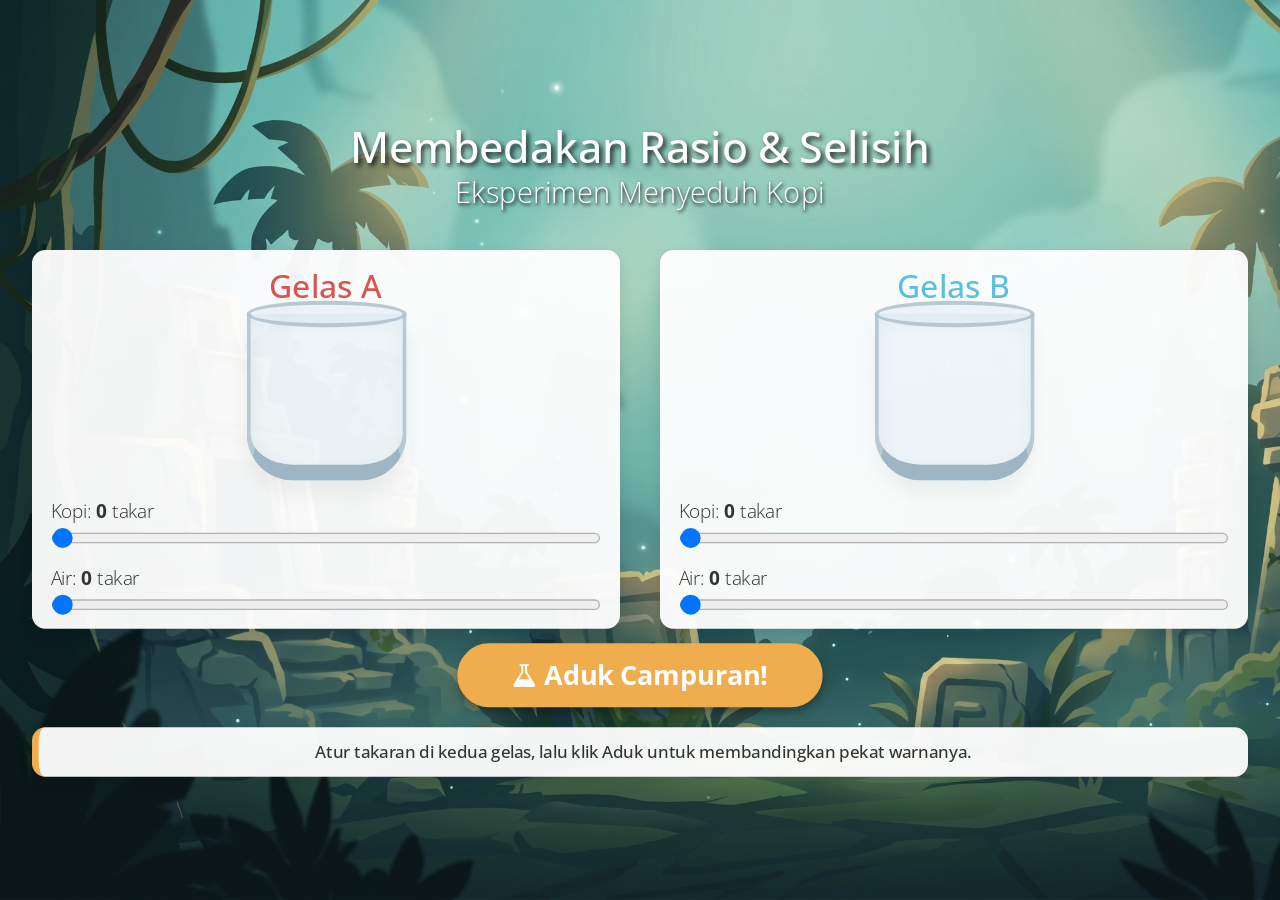
<file: story_content/WebObjects/69SczgdVPwk/index.html>
<!DOCTYPE html>
<html lang="id">
<head>
    <meta charset="utf-8">
    <meta http-equiv="X-UA-Compatible" content="IE=edge">
    <meta name="viewport" content="width=device-width, initial-scale=1">
    <title>Simulasi Membedakan Rasio (Kopi 3D)</title>

    <!-- Load Stylesheets (Template Rainbow) -->
    <link rel="stylesheet" href="https://fonts.googleapis.com/css?family=Open+Sans:300,400">  
    <link rel="stylesheet" href="font-awesome-4.5.0/css/font-awesome.min.css">                
    <link rel="stylesheet" href="css/bootstrap.min.css">                                    
    <link rel="stylesheet" href="css/templatemo-style.css">                                 

    <style>
        /* Layar dan kanvas dasar 960 × 540 (16:9) */
        html, body {
            margin: 0;
            padding: 0;
            width: 100%;
            height: 100%;
        }

        body {
            display: flex;
            align-items: center;
            justify-content: center;
            overflow: hidden;
        }

        .storyline-container {
            width: 960px;
            height: 540px;
            box-sizing: border-box;
            padding: 14px 24px;
            flex: none;
            max-width: none;
            display: flex;
            flex-direction: column;
            justify-content: space-evenly;
            transform-origin: center center;
        }

        /* Menjaga baris Bootstrap tetap berada di dalam kanvas */
        .storyline-container > .row {
            flex: 0 0 auto;
            margin-left: -15px;
            margin-right: -15px;
        }

        /* Memadatkan panel agar semua elemen lebih mudah muat */
        .control-panel {
            padding: 9px 14px;
        }

        .glass-container {
            margin: 8px auto 12px auto;
        }

        .glass {
            height: 125px;
        }

        .ratio-badge {
            margin-bottom: 5px;
            padding: 4px 9px;
        }

        .storyline-container .form-control {
            margin-bottom: 0;
        }

        .storyline-container label {
            display: block;
        }

        @media (max-height: 400px) {
            .storyline-container {
                padding-top: 8px;
                padding-bottom: 8px;
            }
        }

        .control-panel {
            background: rgba(255, 255, 255, 0.95);
            padding: 15px 20px; border-radius: 10px;
            color: #333; box-shadow: 0px 4px 10px rgba(0,0,0,0.1);
            position: relative;
        }

        /* --- STYLES INDIKATOR STATUS RASIO --- */
        .ratio-badge {
            display: none;
            padding: 5px 12px;
            border-radius: 15px;
            font-weight: bold;
            font-size: 0.85rem;
            margin-bottom: 10px;
            text-align: center;
            transition: all 0.3s ease;
        }
        .badge-equal {
            background-color: #5cb85c;
            color: white;
            box-shadow: 0 2px 6px rgba(92, 184, 92, 0.4);
        }
        .badge-higher {
            background-color: #d9534f;
            color: white;
            box-shadow: 0 2px 6px rgba(217, 83, 79, 0.4);
        }
        .badge-lower {
            background-color: #f0ad4e;
            color: white;
            box-shadow: 0 2px 6px rgba(240, 173, 78, 0.4);
        }

        /* --- KODE GELAS 3D DIPERBAIKI --- */
        .glass-container {
            position: relative;
            width: 120px; 
            margin: 15px auto 25px auto;
        }

        /* Mulut Gelas */
        .glass-top {
            position: absolute;
            top: -10px; left: 0;
            width: 120px; height: 20px;
            border: 3px solid rgba(170, 190, 200, 0.8); 
            border-radius: 50%;
            background: rgba(220, 235, 245, 0.5); 
            box-sizing: border-box; z-index: 2;
        }

        /* Badan Gelas */
        .glass {
            position: relative;
            width: 120px; height: 160px;
            background: rgba(200, 225, 240, 0.25); 
            border: 3px solid rgba(170, 190, 200, 0.8);
            border-bottom: 12px solid rgba(150, 175, 190, 0.9); 
            border-top: none;
            border-radius: 0 0 35px 35px; 
            box-shadow: 0 10px 15px rgba(0, 0, 0, 0.05), inset 0 5px 15px rgba(0, 0, 0, 0.05);
            overflow: hidden; 
            display: flex; align-items: flex-end; 
        }

        /* Air / Kopi di Dalam Gelas */
        .water {
            width: 100%;
            height: 0%; 
            background: var(--warna-bawah, transparent); 
            position: relative;
            transition: height 1s ease-in-out, background 1s ease-in-out;
        }

        /* Permukaan Air (Efek Melengkung) */
        .water::before {
            content: '';
            position: absolute;
            top: -10px; left: 0;
            width: 100%; height: 20px;
            background: var(--warna-atas, transparent);
            border-radius: 50%;
            opacity: var(--tampil-permukaan, 0); 
            transition: background 1s ease-in-out, opacity 0.3s;
        }
        /* -------------------------------------- */

        .title-text { color: white; text-shadow: 2px 2px 4px rgba(0,0,0,0.8); margin-bottom: 0; }
        .form-control { height: auto; }

        /* Pastikan aturan ringkas menang atas aturan template sebelumnya */
        .storyline-container .control-panel {
            padding: 9px 14px;
        }

        .storyline-container .glass-container {
            margin: 8px auto 12px auto;
        }

        .storyline-container .glass {
            height: 125px;
        }

        .storyline-container .ratio-badge {
            margin-bottom: 5px;
            padding: 4px 9px;
        }

        .storyline-container .control-panel h4 {
            margin-top: 5px;
        }

        .storyline-container .control-panel h5 {
            font-size: 13px;
            line-height: 1.3;
        }

        .storyline-container .control-panel input[type="range"] {
            padding: 0;
        }
    </style>
</head>

<body class="tm-bg-img-content">

    <div class="storyline-container">
        
        <!-- Baris 1: Judul Aktivitas -->
        <div class="row">
            <div class="col-xs-12 text-xs-center">
                <h2 class="title-text">Membedakan Rasio & Selisih</h2>
                <p style="color: white; text-shadow: 1px 1px 3px #000;">Eksperimen Menyeduh Kopi</p>
            </div>
        </div>

        <!-- Baris 2: Kolom Simulasi Kopi -->
        <div class="row">
            <!-- Gelas A -->
            <div class="col-xs-12 col-sm-6 text-xs-center">
                <div class="control-panel">
                    <h4 style="margin-bottom: 5px; color: #d9534f;">Gelas A</h4>
                    
                    <!-- Indikator Status Gelas A -->
                    <div id="badgeA" class="ratio-badge"></div>
                    
                    <div class="glass-container">
                        <div class="glass-top"></div>
                        <div class="glass">
                            <div id="liquidA" class="water" style="--warna-bawah: transparent; --warna-atas: transparent; --tampil-permukaan: 0;"></div>
                        </div>
                    </div>
                    
                    <div style="text-align: left; font-size: 0.9rem;">
                        <label style="margin-bottom: 0;">Kopi: <span id="valKopiA" style="font-weight: bold;">0</span> takar</label>
                        <input type="range" id="kopiA" min="0" max="20" value="0" class="form-control" oninput="updateKopi('KopiA')">
                        
                        <label style="margin-top: 10px; margin-bottom: 0;">Air: <span id="valAirA" style="font-weight: bold;">0</span> takar</label>
                        <input type="range" id="airA" min="0" max="20" value="0" class="form-control" oninput="updateKopi('AirA')">
                    </div>
                </div>
            </div>

            <!-- Gelas B -->
            <div class="col-xs-12 col-sm-6 text-xs-center">
                <div class="control-panel">
                    <h4 style="margin-bottom: 5px; color: #5bc0de;">Gelas B</h4>
                    
                    <!-- Indikator Status Gelas B -->
                    <div id="badgeB" class="ratio-badge"></div>
                    
                    <div class="glass-container">
                        <div class="glass-top"></div>
                        <div class="glass">
                            <div id="liquidB" class="water" style="--warna-bawah: transparent; --warna-atas: transparent; --tampil-permukaan: 0;"></div>
                        </div>
                    </div>
                    
                    <div style="text-align: left; font-size: 0.9rem;">
                        <label style="margin-bottom: 0;">Kopi: <span id="valKopiB" style="font-weight: bold;">0</span> takar</label>
                        <input type="range" id="kopiB" min="0" max="20" value="0" class="form-control" oninput="updateKopi('KopiB')">
                        
                        <label style="margin-top: 10px; margin-bottom: 0;">Air: <span id="valAirB" style="font-weight: bold;">0</span> takar</label>
                        <input type="range" id="airB" min="0" max="20" value="0" class="form-control" oninput="updateKopi('AirB')">
                    </div>
                </div>
            </div>
        </div>
        
        <!-- Baris 3: Tombol Aduk & Kesimpulan -->
        <div class="row">
            <div class="col-xs-12 text-xs-center">
                <button onclick="aduk()" class="btn btn-warning btn-lg" style="padding: 10px 40px; font-weight: bold; border-radius: 30px; box-shadow: 0 4px 6px rgba(0,0,0,0.3);">
                    <i class="fa fa-flask"></i> Aduk Campuran!
                </button>
                
                <div class="control-panel" style="margin-top: 15px; padding: 10px; border-left: 5px solid #f0ad4e;">
                    <h5 id="kesimpulanKopi" style="margin: 0;">Atur takaran di kedua gelas, lalu klik Aduk untuk membandingkan pekat warnanya.</h5>
                </div>
            </div>
        </div>

    </div>                
        
    <!-- JS Logic -->
    <script>
        function updateKopi(id) {
            let val = document.getElementById(id.charAt(0).toLowerCase() + id.slice(1)).value;
            document.getElementById('val' + id).innerText = val;
            document.getElementById('kesimpulanKopi').innerHTML = "Atur takaran di kedua gelas, lalu klik Aduk untuk membandingkan pekat warnanya.";
            
            // Sembunyikan indikator saat slider diubah kembali
            document.getElementById('badgeA').style.display = 'none';
            document.getElementById('badgeB').style.display = 'none';
        }

        function setLiquidColor(elementId, kopi, air) {
            let el = document.getElementById(elementId);
            let total = kopi + air;
            let rasio = total === 0 ? 0 : kopi / total;
            
            el.style.height = (total / 40 * 90) + '%';

            if (total === 0) {
                el.style.setProperty('--tampil-permukaan', '0');
            } else {
                el.style.setProperty('--tampil-permukaan', '1');
                
                if (kopi === 0) {
                    el.style.setProperty('--warna-bawah', 'rgba(173, 216, 230, 0.4)');
                    el.style.setProperty('--warna-atas', 'rgba(173, 216, 230, 0.7)');
                } else {
                    let t = Math.pow(rasio, 0.75);

                    let minColor = { r: 230, g: 170, b: 90, a: 0.35 }; 
                    let maxColor = { r: 15, g: 8, b: 5, a: 0.98 }; 

                    let r = Math.round(minColor.r + (maxColor.r - minColor.r) * t);
                    let g = Math.round(minColor.g + (maxColor.g - minColor.g) * t);
                    let b = Math.round(minColor.b + (maxColor.b - minColor.b) * t);
                    let a = (minColor.a + (maxColor.a - minColor.a) * t).toFixed(2);

                    el.style.setProperty('--warna-bawah', `rgba(${r}, ${g}, ${b}, ${a})`);
                    
                    let rAtas = Math.min(255, r + Math.round(30 * (1 - t)));
                    let gAtas = Math.min(255, g + Math.round(20 * (1 - t)));
                    let bAtas = Math.min(255, b + Math.round(15 * (1 - t)));
                    let aAtas = Math.min(1.0, parseFloat(a) + 0.15).toFixed(2);

                    el.style.setProperty('--warna-atas', `rgba(${rAtas}, ${gAtas}, ${bAtas}, ${aAtas})`);
                }
            }
            return rasio;
        }

        function aduk() {
            let kopiA = parseInt(document.getElementById('kopiA').value);
            let airA = parseInt(document.getElementById('airA').value);
            let totalA = kopiA + airA; 
            
            let kopiB = parseInt(document.getElementById('kopiB').value);
            let airB = parseInt(document.getElementById('airB').value);
            let totalB = kopiB + airB; 

            let rasioA = setLiquidColor('liquidA', kopiA, airA);
            let rasioB = setLiquidColor('liquidB', kopiB, airB);

            let kesimpulan = document.getElementById('kesimpulanKopi');
            let badgeA = document.getElementById('badgeA');
            let badgeB = document.getElementById('badgeB');
            
            if (totalA === 0 && totalB === 0) {
                kesimpulan.innerHTML = "Kedua gelas masih kosong.";
                badgeA.style.display = 'none';
                badgeB.style.display = 'none';
            } else if (totalA === 0 || totalB === 0) {
                kesimpulan.innerHTML = "Isi kedua gelas untuk mulai membedakan.";
                badgeA.style.display = 'none';
                badgeB.style.display = 'none';
            } else if (kopiA === 0 && kopiB === 0) {
                kesimpulan.innerHTML = `Hanya air putih di kedua gelas. Tambahkan kopi untuk melihat rasio kepekatan.`;
                badgeA.style.display = 'none';
                badgeB.style.display = 'none';
            } else if (rasioA === rasioB) {
                kesimpulan.innerHTML = `Warna <strong>SAMA GELAP</strong>. Perbandingan Kopi dan Air pada Gelas A dan B adalah <strong>Rasio Ekuivalen</strong> (senilai).`;
                
                // Indikator Rasio Sama
                badgeA.className = "ratio-badge badge-equal";
                badgeA.innerHTML = '<i class="fa fa-check-circle"></i> Rasio Ekuivalen (Sama)';
                badgeA.style.display = 'inline-block';

                badgeB.className = "ratio-badge badge-equal";
                badgeB.innerHTML = '<i class="fa fa-check-circle"></i> Rasio Ekuivalen (Sama)';
                badgeB.style.display = 'inline-block';
            } else if (rasioA > rasioB) {
                kesimpulan.innerHTML = `Gelas A <strong>LEBIH PEKAT</strong>. Secara relatif, proporsi kopi di Gelas A lebih besar dari Gelas B.`;
                
                // Indikator Gelas A Lebih Pekat
                badgeA.className = "ratio-badge badge-higher";
                badgeA.innerHTML = '<i class="fa fa-arrow-up"></i> Lebih Pekat';
                badgeA.style.display = 'inline-block';

                badgeB.className = "ratio-badge badge-lower";
                badgeB.innerHTML = '<i class="fa fa-arrow-down"></i> Lebih Encer';
                badgeB.style.display = 'inline-block';
            } else {
                kesimpulan.innerHTML = `Gelas B <strong>LEBIH PEKAT</strong>. Secara relatif, proporsi kopi di Gelas B lebih besar dari Gelas A.`;
                
                // Indikator Gelas B Lebih Pekat
                badgeA.className = "ratio-badge badge-lower";
                badgeA.innerHTML = '<i class="fa fa-arrow-down"></i> Lebih Encer';
                badgeA.style.display = 'inline-block';

                badgeB.className = "ratio-badge badge-higher";
                badgeB.innerHTML = '<i class="fa fa-arrow-up"></i> Lebih Pekat';
                badgeB.style.display = 'inline-block';
            }
        }

        /* Skala kanvas 960 × 540 agar sesuai dengan ukuran layar */
        function sesuaikanUkuran() {
            const container = document.querySelector('.storyline-container');
            const skala = Math.min(
                window.innerWidth / 960,
                window.innerHeight / 540
            );

            container.style.transform = `scale(${skala})`;
        }

        window.addEventListener('resize', sesuaikanUkuran);
        sesuaikanUkuran();
    </script>
</body>
</html>
</file>
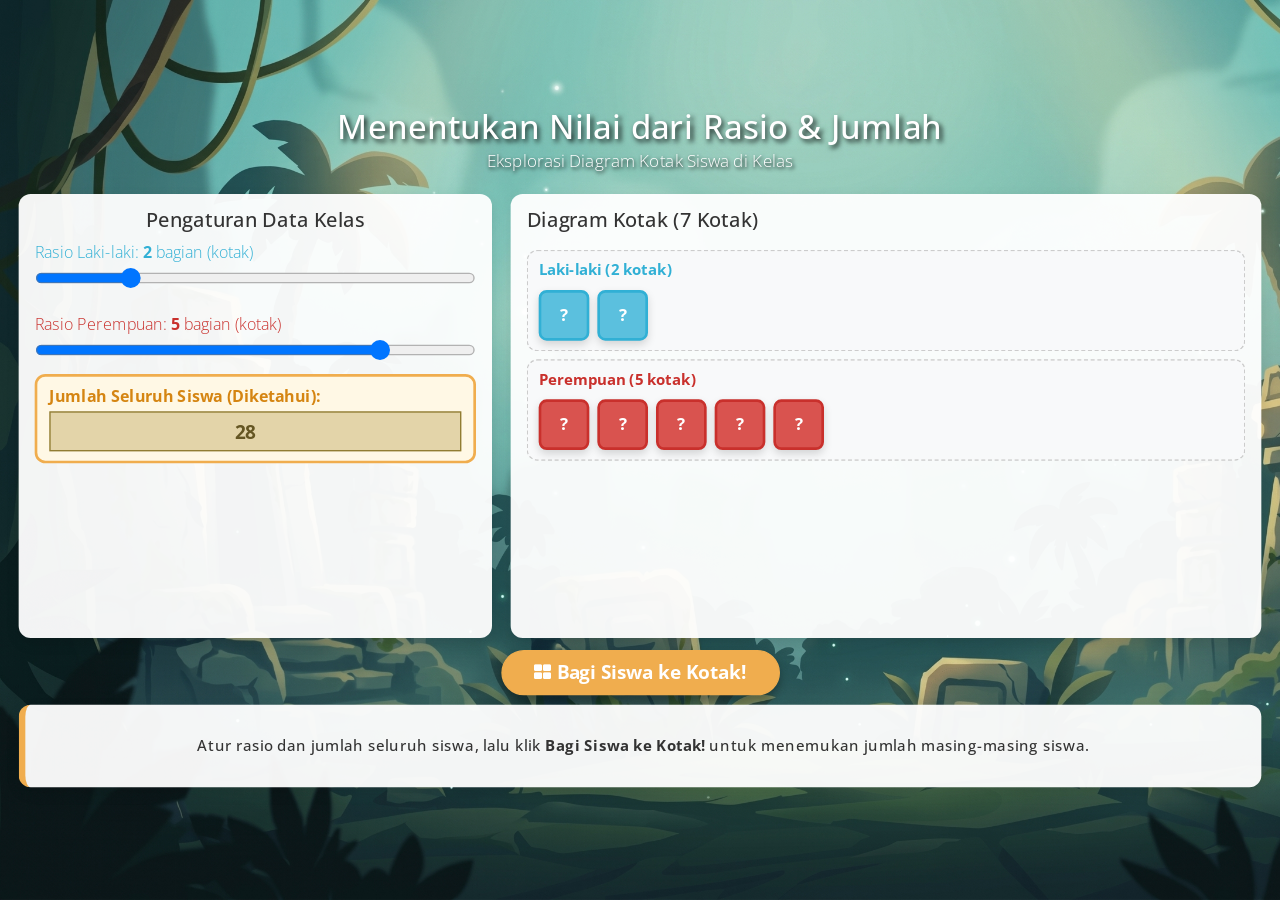
<file: story_content/WebObjects/6CELCSrWy4E/index.html>
<!DOCTYPE html>
<html lang="id">
<head>
    <meta charset="utf-8">
    <meta http-equiv="X-UA-Compatible" content="IE=edge">
    <meta name="viewport" content="width=device-width, initial-scale=1">
    <title>Simulasi Rasio & Jumlah (Diagram Kotak)</title>

    <!-- Load Stylesheets (Template Rainbow) -->
    <link rel="stylesheet" href="https://fonts.googleapis.com/css?family=Open+Sans:300,400">  
    <link rel="stylesheet" href="font-awesome-4.5.0/css/font-awesome.min.css">                
    <link rel="stylesheet" href="css/bootstrap.min.css">                                    
    <link rel="stylesheet" href="css/templatemo-style.css">                                 

    <style>
        /* Mengunci Layar 16:9 */
        html, body {
            margin: 0; padding: 0;
            width: 100%; height: 100vh; 
            overflow: hidden; 
            display: flex; align-items: center; justify-content: center;
        }

        .storyline-container {
            width: 100%; max-width: 1200px; height: 95%; 
            display: flex; flex-direction: column; justify-content: space-evenly; 
        }

        .control-panel {
            background: rgba(255, 255, 255, 0.95);
            padding: 15px 20px; border-radius: 10px;
            color: #333; box-shadow: 0px 4px 10px rgba(0,0,0,0.1);
            position: relative;
        }

        .title-text { color: white; text-shadow: 2px 2px 4px rgba(0,0,0,0.8); margin-bottom: 0; }
        .form-control { height: auto; }

        /* --- STYLES INDIKATOR STATUS RASIO --- */
        .ratio-badge {
            display: none;
            padding: 5px 12px;
            border-radius: 15px;
            font-weight: bold;
            font-size: 0.85rem;
            margin-bottom: 8px;
            text-align: center;
            transition: all 0.3s ease;
        }
        .badge-equal {
            background-color: #5cb85c;
            color: white;
            box-shadow: 0 2px 6px rgba(92, 184, 92, 0.4);
        }
        .badge-error {
            background-color: #d9534f;
            color: white;
            box-shadow: 0 2px 6px rgba(217, 83, 79, 0.4);
        }

        /* --- DIAGRAM KOTAK (BAR MODEL) --- */
        .box-section {
            margin: 10px 0;
            padding: 10px;
            background: #f8f9fa;
            border-radius: 8px;
            border: 1px dashed #ccc;
        }

        .box-row {
            display: flex;
            align-items: center;
            justify-content: flex-start;
            gap: 8px;
            min-height: 50px;
            flex-wrap: wrap;
            margin-top: 5px;
        }

        .unit-box {
            width: 46px;
            height: 46px;
            border-radius: 8px;
            display: flex;
            align-items: center;
            justify-content: center;
            font-weight: bold;
            font-size: 1.1rem;
            color: white;
            box-shadow: 0 3px 6px rgba(0,0,0,0.15);
            transition: transform 0.3s ease, background-color 0.3s ease, opacity 0.3s ease;
        }

        .box-laki {
            background-color: #5bc0de;
            border: 2px solid #31b0d5;
        }

        .box-perempuan {
            background-color: #d9534f;
            border: 2px solid #c9302c;
        }

        .unit-box.filled {
            transform: scale(1.06);
        }

        .unit-box.invalid {
            background-color: #95a5a6;
            border-color: #7f8c8d;
            opacity: 0.7;
        }

        .total-input-box {
            background: #fff8e5;
            border: 2px solid #f0ad4e;
            border-radius: 8px;
            padding: 8px 12px;
            margin-top: 12px;
        }

        /* Kanvas tetap 960 x 540; seluruh kanvas diskalakan proporsional */
        html, body {
            margin: 0 !important;
            padding: 0 !important;
            width: 100%;
            height: 100%;
            min-height: 0;
            overflow: hidden !important;
            display: flex;
            align-items: center;
            justify-content: center;
        }

        *, *::before, *::after { box-sizing: border-box; }

        .storyline-container {
            width: 960px !important;
            min-width: 960px !important;
            max-width: 960px !important;
            height: 540px !important;
            min-height: 540px !important;
            max-height: 540px !important;
            padding: 10px 14px;
            margin: 0;
            flex: none;
            display: flex;
            flex-direction: column;
            justify-content: flex-start;
            transform-origin: center center;
            overflow: hidden;
        }

        .storyline-container > .row {
            float: none;
            flex: 0 0 auto;
            margin-left: -7px;
            margin-right: -7px;
            width: calc(100% + 14px);
        }

        /* Judul */
        .storyline-container > .row:first-child {
            height: 64px;
            min-height: 64px;
            text-align: center;
        }
        .storyline-container > .row:first-child h2 {
            font-size: 25px;
            line-height: 1.2;
            margin: 2px 0 3px;
        }
        .storyline-container > .row:first-child p {
            font-size: 13px;
            line-height: 1.25;
            margin: 0;
        }

        /* Area pengaturan dan diagram: dua kolom sejajar */
        .storyline-container > .row:nth-child(2) {
            display: flex;
            flex: 1 1 auto;
            min-height: 0;
            align-items: stretch;
            margin-top: 4px;
            margin-bottom: 7px;
        }
        .storyline-container > .row:nth-child(2) > [class*="col-"] {
            float: none;
            min-height: 0;
            height: 100%;
            padding-left: 7px;
            padding-right: 7px;
        }
        .storyline-container > .row:nth-child(2) > .col-sm-5 {
            width: 39%;
            flex: 0 0 39%;
        }
        .storyline-container > .row:nth-child(2) > .col-sm-7 {
            width: 61%;
            flex: 0 0 61%;
        }

        .storyline-container .control-panel {
            height: 100%;
            min-height: 0;
            padding: 10px 12px;
            border-radius: 9px;
            overflow: hidden;
        }
        .storyline-container h4 {
            font-size: 15px;
            line-height: 1.2;
            margin-top: 0;
            margin-bottom: 8px !important;
        }

        /* Pengaturan rasio dan jumlah */
        .storyline-container > .row:nth-child(2) > .col-sm-5 .control-panel > div {
            font-size: 12px !important;
            line-height: 1.25;
        }
        .storyline-container label {
            font-size: 12px;
            line-height: 1.25;
        }
        .storyline-container input[type="range"] {
            height: 20px;
            margin: 2px 0 5px;
            padding: 0;
        }
        .storyline-container .total-input-box {
            margin-top: 8px;
            padding: 7px 9px;
        }
        .storyline-container .total-input-box label {
            display: block;
            margin-bottom: 4px !important;
        }
        .storyline-container #totalSiswa {
            height: 30px;
            padding: 4px 8px;
            font-size: 14px !important;
        }

        /* Diagram kotak: ukuran lebih ringkas supaya seluruh kotak terlihat */
        .storyline-container .box-section {
            margin: 6px 0;
            padding: 7px 8px;
        }
        .storyline-container .box-section > div:first-child {
            font-size: 11px !important;
            line-height: 1.25;
            min-height: 17px;
        }
        .storyline-container .box-row {
            gap: 6px;
            min-height: 39px;
            margin-top: 4px;
            flex-wrap: nowrap;
        }
        .storyline-container .unit-box {
            width: 38px;
            min-width: 0;
            height: 38px;
            flex: 0 1 38px;
            font-size: 13px;
            border-radius: 6px;
        }
        .storyline-container .unit-box.filled {
            transform: none;
        }
        .storyline-container .ratio-badge {
            font-size: 10px;
            line-height: 1.2;
            padding: 4px 7px;
            margin: 0 0 3px 8px;
            max-width: 100%;
        }

        /* Tombol dan kesimpulan mendapat area tetap di bagian bawah */
        .storyline-container > .row:last-child {
            flex: 0 0 112px;
            height: 112px;
            min-height: 112px;
        }
        .storyline-container > .row:last-child > .col-xs-12 {
            padding: 0 7px;
        }
        .storyline-container > .row:last-child .btn {
            padding: 7px 24px !important;
            margin: 0 !important;
            font-size: 14px;
            line-height: 1.25;
        }
        .storyline-container #panelKesimpulan {
            height: 62px;
            min-height: 62px;
            margin-top: 7px !important;
            padding: 7px 10px !important;
            display: flex;
            align-items: center;
            justify-content: center;
        }
        .storyline-container #kesimpulanKotak {
            width: 100%;
            margin: 0;
            font-size: 11.5px;
            line-height: 1.3;
            overflow-wrap: anywhere;
        }


    </style>
</head>

<body class="tm-bg-img-content">

    <div class="storyline-container">
        
        <!-- Baris 1: Judul Aktivitas -->
        <div class="row">
            <div class="col-xs-12 text-xs-center">
                <h2 class="title-text">Menentukan Nilai dari Rasio & Jumlah</h2>
                <p style="color: white; text-shadow: 1px 1px 3px #000;">Eksplorasi Diagram Kotak Siswa di Kelas</p>
            </div>
        </div>

        <!-- Baris 2: Kolom Pengaturan & Visualisasi Kotak -->
        <div class="row">
            <!-- Kolom Kiri: Slider Pengaturan -->
            <div class="col-xs-12 col-sm-5">
                <div class="control-panel">
                    <h4 style="margin-bottom: 12px; color: #333; text-align: center;">Pengaturan Data Kelas</h4>
                    
                    <div style="text-align: left; font-size: 0.9rem;">
                        <label style="margin-bottom: 0; color: #31b0d5;">
                            Rasio Laki-laki: <span id="valRasioL" style="font-weight: bold;">2</span> bagian (kotak)
                        </label>
                        <input type="range" id="rasioL" min="1" max="6" value="2" class="form-control" oninput="ubahData()">
                        
                        <label style="margin-top: 12px; margin-bottom: 0; color: #c9302c;">
                            Rasio Perempuan: <span id="valRasioP" style="font-weight: bold;">5</span> bagian (kotak)
                        </label>
                        <input type="range" id="rasioP" min="1" max="6" value="5" class="form-control" oninput="ubahData()">

                        <div class="total-input-box">
                            <label style="margin-bottom: 4px; font-weight: bold; color: #d58512;">
                                Jumlah Seluruh Siswa (Diketahui):
                            </label>
                            <input type="number" id="totalSiswa" value="28" min="1" max="200" class="form-control" oninput="ubahData()" style="font-weight: bold; font-size: 1.05rem; text-align: center;">
                        </div>
                    </div>
                </div>
            </div>

            <!-- Kolom Kanan: Visualisasi Diagram Kotak -->
            <div class="col-xs-12 col-sm-7">
                <div class="control-panel">
                    <div style="display: flex; justify-content: space-between; align-items: center; flex-wrap: wrap;">
                        <h4 style="margin-bottom: 5px; color: #333;">Diagram Kotak (<span id="lblTotalKotak">7</span> Kotak)</h4>
                        <div id="badgeIsi" class="ratio-badge"></div>
                    </div>

                    <!-- Kotak Laki-laki -->
                    <div class="box-section">
                        <div style="font-size: 0.85rem; font-weight: bold; color: #31b0d5;">
                            Laki-laki (<span id="infoKotakL">2 kotak</span>) <span id="hasilL" style="float: right; color: #333;"></span>
                        </div>
                        <div id="wadahKotakL" class="box-row"></div>
                    </div>

                    <!-- Kotak Perempuan -->
                    <div class="box-section" style="margin-bottom: 0;">
                        <div style="font-size: 0.85rem; font-weight: bold; color: #c9302c;">
                            Perempuan (<span id="infoKotakP">5 kotak</span>) <span id="hasilP" style="float: right; color: #333;"></span>
                        </div>
                        <div id="wadahKotakP" class="box-row"></div>
                    </div>
                </div>
            </div>
        </div>
        
        <!-- Baris 3: Tombol Aksi & Kesimpulan -->
        <div class="row">
            <div class="col-xs-12 text-xs-center">
                <button onclick="bagiKeKotak()" class="btn btn-warning btn-lg" style="padding: 10px 40px; font-weight: bold; border-radius: 30px; box-shadow: 0 4px 6px rgba(0,0,0,0.3);">
                    <i class="fa fa-th-large"></i> Bagi Siswa ke Kotak!
                </button>
                
                <div id="panelKesimpulan" class="control-panel" style="margin-top: 15px; padding: 10px; border-left: 5px solid #f0ad4e;">
                    <h5 id="kesimpulanKotak" style="margin: 0; line-height: 1.4;">
                        Atur rasio dan jumlah seluruh siswa, lalu klik <strong>Bagi Siswa ke Kotak!</strong> untuk menemukan jumlah masing-masing siswa.
                    </h5>
                </div>
            </div>
        </div>

    </div>                
        
    <!-- JS Logic -->
    <script>
        function gambarKotak(isiKotak, status) {
            let rL = parseInt(document.getElementById('rasioL').value);
            let rP = parseInt(document.getElementById('rasioP').value);
            
            let wadahL = document.getElementById('wadahKotakL');
            let wadahP = document.getElementById('wadahKotakP');
            wadahL.innerHTML = '';
            wadahP.innerHTML = '';

            let extraClass = '';
            if (status === 'valid') extraClass = ' filled';
            if (status === 'invalid') extraClass = ' invalid';

            for (let i = 0; i < rL; i++) {
                let div = document.createElement('div');
                div.className = 'unit-box box-laki' + extraClass;
                div.innerText = isiKotak;
                wadahL.appendChild(div);
            }

            for (let j = 0; j < rP; j++) {
                let div = document.createElement('div');
                div.className = 'unit-box box-perempuan' + extraClass;
                div.innerText = isiKotak;
                wadahP.appendChild(div);
            }
        }

        function ubahData() {
            let rL = parseInt(document.getElementById('rasioL').value);
            let rP = parseInt(document.getElementById('rasioP').value);
            let totalKotak = rL + rP;

            document.getElementById('valRasioL').innerText = rL;
            document.getElementById('valRasioP').innerText = rP;
            document.getElementById('lblTotalKotak').innerText = totalKotak;
            document.getElementById('infoKotakL').innerText = rL + ' kotak';
            document.getElementById('infoKotakP').innerText = rP + ' kotak';

            document.getElementById('hasilL').innerText = '';
            document.getElementById('hasilP').innerText = '';
            document.getElementById('badgeIsi').style.display = 'none';
            
            let panelKesimpulan = document.getElementById('panelKesimpulan');
            panelKesimpulan.style.borderLeftColor = '#f0ad4e';
            document.getElementById('kesimpulanKotak').innerHTML = 
                "Atur rasio dan jumlah seluruh siswa, lalu klik <strong>Bagi Siswa ke Kotak!</strong> untuk menemukan jumlah masing-masing siswa.";

            gambarKotak('?', 'normal');
        }

        function bagiKeKotak() {
            let rL = parseInt(document.getElementById('rasioL').value);
            let rP = parseInt(document.getElementById('rasioP').value);
            let totalSiswa = parseInt(document.getElementById('totalSiswa').value);
            let totalKotak = rL + rP;

            let kesimpulan = document.getElementById('kesimpulanKotak');
            let panelKesimpulan = document.getElementById('panelKesimpulan');
            let badgeIsi = document.getElementById('badgeIsi');

            // Validasi 1: Input kosong atau bukan bilangan asli (> 0)
            if (isNaN(totalSiswa) || totalSiswa <= 0) {
                badgeIsi.className = "ratio-badge badge-error";
                badgeIsi.innerHTML = `<i class="fa fa-exclamation-triangle"></i> Jumlah Siswa Tidak Valid`;
                badgeIsi.style.display = 'inline-block';
                panelKesimpulan.style.borderLeftColor = '#d9534f';
                kesimpulan.innerHTML = "Masukkan jumlah seluruh siswa berupa bilangan asli (lebih dari 0).";
                gambarKotak('!', 'invalid');
                return;
            }

            // Validasi 2: Cek apakah habis dibagi (menghasilkan bilangan asli di tiap kotak)
            if (totalSiswa % totalKotak !== 0) {
                let hasilKoma = (totalSiswa / totalKotak).toFixed(2).replace('.', ',');
                let contoh1 = totalKotak * 2;
                let contoh2 = totalKotak * 3;
                let contoh3 = totalKotak * 4;

                gambarKotak('!', 'invalid');

                badgeIsi.className = "ratio-badge badge-error";
                badgeIsi.innerHTML = `<i class="fa fa-times-circle"></i> Tidak Sesuai (${totalSiswa} &divide; ${totalKotak} = ${hasilKoma})`;
                badgeIsi.style.display = 'inline-block';

                document.getElementById('hasilL').innerHTML = `<span style="color: #d9534f;">Tidak bulat</span>`;
                document.getElementById('hasilP').innerHTML = `<span style="color: #d9534f;">Tidak bulat</span>`;

                panelKesimpulan.style.borderLeftColor = '#d9534f';
                kesimpulan.innerHTML = 
                    `<span style="color: #d9534f;"><strong>Data Tidak Sesuai!</strong></span> Jumlah siswa (<strong>${totalSiswa}</strong>) dibagi <strong>${totalKotak} kotak</strong> menghasilkan <strong>${hasilKoma} siswa/kotak</strong>. ` +
                    `Karena banyak manusia harus berupa <strong>bilangan bulat (asli)</strong>, ubah rasio atau gunakan jumlah siswa kelipatan <strong>${totalKotak}</strong> (contoh: <strong>${contoh1}, ${contoh2}, ${contoh3}</strong>).`;
                return;
            }

            // Jika Valid (Bilangan Bulat/Asli)
            let isiPerKotak = totalSiswa / totalKotak;
            let banyakL = rL * isiPerKotak;
            let banyakP = rP * isiPerKotak;

            gambarKotak(isiPerKotak, 'valid');

            badgeIsi.className = "ratio-badge badge-equal";
            badgeIsi.innerHTML = `<i class="fa fa-check-circle"></i> Isi 1 Kotak = ${totalSiswa} &divide; ${totalKotak} = ${isiPerKotak} siswa`;
            badgeIsi.style.display = 'inline-block';

            document.getElementById('hasilL').innerHTML = `Total = <strong>${banyakL} siswa</strong>`;
            document.getElementById('hasilP').innerHTML = `Total = <strong>${banyakP} siswa</strong>`;

            panelKesimpulan.style.borderLeftColor = '#5cb85c';
            kesimpulan.innerHTML = 
                `Karena diketahui <strong>Jumlah Siswa (${totalSiswa})</strong>, kita jumlahkan kotak rasionya: <strong>${rL} + ${rP} = ${totalKotak} kotak</strong>. ` +
                `Maka <strong>Perempuan</strong> = <strong>(${rP}/${totalKotak}) &times; ${totalSiswa} = ${banyakP} siswa</strong> dan ` +
                `<strong>Laki-laki</strong> = <strong>(${rL}/${totalKotak}) &times; ${totalSiswa} = ${banyakL} siswa</strong>.`;
        }

        // Kanvas logis selalu 960 x 540, diskalakan agar seluruh isi tetap terlihat.
        function sesuaikanKanvas() {
            const kanvas = document.querySelector('.storyline-container');
            const skala = Math.min(window.innerWidth / 960, window.innerHeight / 540);
            kanvas.style.transform = `scale(${skala})`;
        }
        window.addEventListener('resize', sesuaikanKanvas);
        sesuaikanKanvas();

        // Jalankan saat pertama kali dibuka
        ubahData();
    </script>             
</body>
</html>
</file>
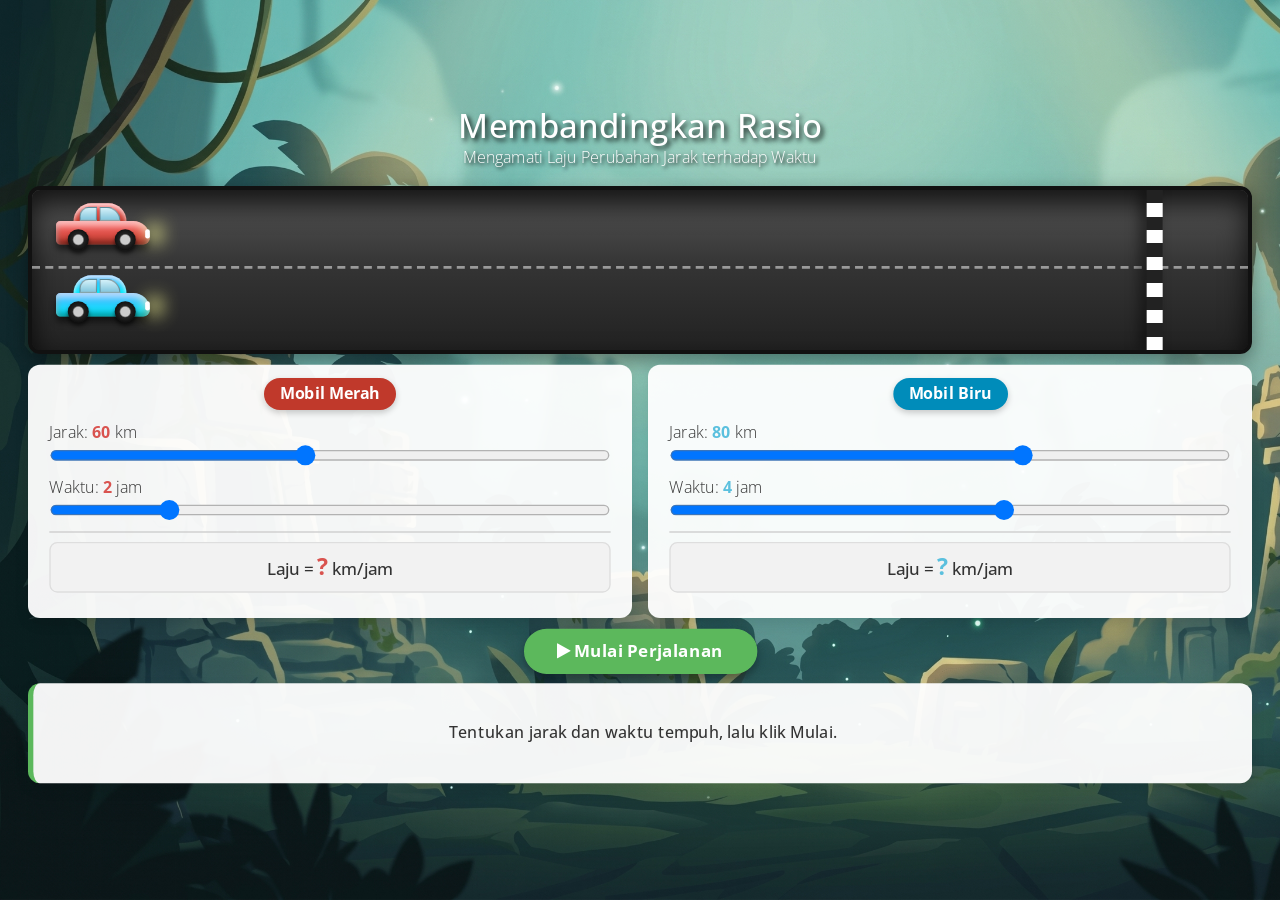
<file: story_content/WebObjects/6QoaAkhoYzl/index.html>
<!DOCTYPE html>
<html lang="id">
<head>
    <meta charset="utf-8">
    <meta http-equiv="X-UA-Compatible" content="IE=edge">
    <meta name="viewport" content="width=device-width, initial-scale=1">
    <title>Simulasi Membandingkan Rasio (Mobil 3D)</title>

    <!-- Load Stylesheets -->
    <link rel="stylesheet" href="https://fonts.googleapis.com/css?family=Open+Sans:300,400">  
    <link rel="stylesheet" href="font-awesome-4.5.0/css/font-awesome.min.css">                
    <link rel="stylesheet" href="css/bootstrap.min.css">                                      
    <link rel="stylesheet" href="css/templatemo-style.css">                                   

    <style>
        /* Kanvas tetap 960 x 540, lalu diskalakan agar muat di layar */
        html, body {
            margin: 0;
            padding: 0;
            width: 100%;
            height: 100%;
            overflow: hidden;
        }

        body {
            display: flex;
            align-items: center;
            justify-content: center;
        }

        .storyline-container {
            width: 960px;
            height: 540px;
            box-sizing: border-box;
            padding: 10px 15px;
            flex: none;
            display: flex;
            flex-direction: column;
            justify-content: space-between;
            transform-origin: center center;
        }

        .storyline-container > .row {
            flex: 0 0 auto;
            margin-left: -15px;
            margin-right: -15px;
        }

        /* Baris panel kontrol mengisi ruang tersisa tanpa mendorong tombol keluar kanvas. */
        .storyline-container > .row:nth-child(3) {
            flex: 1 1 auto;
            min-height: 0;
            margin-top: 5px;
            margin-bottom: 5px;
        }

        .storyline-container > .row:nth-child(3) > [class*="col-"] {
            min-height: 0;
        }

        /* Membuat panel kontrol tetap rapi dalam kanvas 960 x 540 */
        .storyline-container .control-panel {
            box-sizing: border-box;
            padding: 8px 14px;
        }

        .storyline-container > .row:nth-child(3) .control-panel {
            height: 100%;
        }

        .storyline-container > .row:last-child .control-panel {
            height: auto;
        }

        .storyline-container .track-container {
            margin-bottom: 0;
            padding-top: 6px;
            padding-bottom: 6px;
        }

        .storyline-container .road {
            height: 48px;
            margin: 3px 0;
        }

        .storyline-container .info-badge {
            padding: 4px 12px;
            margin-bottom: 6px;
        }

        .storyline-container .form-group {
            margin-bottom: 4px;
        }

        /* Latar khusus untuk informasi laju agar terbaca jelas */
        .storyline-container .laju-display {
            display: block;
            box-sizing: border-box;
            background: #f2f2f2;
            border: 1px solid #dedede;
            border-radius: 6px;
            padding: 6px 8px;
            margin: 4px 0 0;
            line-height: 1.35;
        }

        .storyline-container hr {
            margin-top: 6px;
            margin-bottom: 6px;
        }

        .storyline-container .btn {
            padding: 6px 28px !important;
            margin-top: 2px !important;
        }

        .storyline-container > .row:last-child .control-panel {
            margin-top: 6px !important;
            padding: 7px 10px !important;
        }

        .storyline-container > .row:last-child h5 {
            font-size: 13px;
            line-height: 1.3;
        }

        .title-text { color: white; text-shadow: 2px 2px 4px rgba(0,0,0,0.8); margin-bottom: 0; }
        .control-panel {
            background: rgba(255, 255, 255, 0.95);
            padding: 15px 20px; border-radius: 10px;
            color: #333; box-shadow: 0px 4px 10px rgba(0,0,0,0.1);
            height: 100%;
        }

        /* --- CSS LINTASAN 3D --- */
        .track-container {
            background: linear-gradient(to bottom, #555 0%, #333 50%, #222 100%);
            padding: 10px 0; border-radius: 10px; position: relative; 
            border: 4px solid #111;
            box-shadow: inset 0px 10px 20px rgba(0,0,0,0.8), 0px 5px 15px rgba(0,0,0,0.4);
            margin-bottom: 10px;
        }
        
        .road {
            position: relative; height: 55px; margin: 5px 0;
            border-bottom: 2px dashed rgba(255,255,255,0.5);
        }
        .road:last-child { border-bottom: none; }
        
        .finish-line {
            position: absolute; right: 10%; top: 0; bottom: 0; width: 15px;
            background: repeating-linear-gradient(0deg, #fff, #fff 10px, #222 10px, #222 20px);
            z-index: 1; box-shadow: -5px 0px 10px rgba(0,0,0,0.5);
        }

        /* --- CSS MOBIL 3D --- */
        .auto-car {
            position: absolute; left: 2%; top: 5px;
            width: 80px; height: 40px;
            transition: left 3s linear;
            z-index: 5;
        }

        /* Bodi Bawah (Chassis) */
        .auto-car .chassis {
            position: absolute; bottom: 5px; left: 0;
            width: 80px; height: 20px;
            border-radius: 5px 20px 8px 5px;
            /* Efek bayangan dalam untuk kesan bodi plastik mengkilap/3D */
            box-shadow: inset 0px 4px 5px rgba(255,255,255,0.6), 
                        inset 0px -3px 5px rgba(0,0,0,0.4), 
                        0px 5px 5px rgba(0,0,0,0.5);
        }

        /* Kabin Atas */
        .auto-car .cabin {
            position: absolute; bottom: 24px; left: 15px;
            width: 45px; height: 16px;
            border-radius: 15px 15px 0 0;
            box-shadow: inset 0px 3px 4px rgba(255,255,255,0.7);
        }

        /* Pewarnaan Gradasi Mobil */
        .auto-car.red .chassis, .auto-car.red .cabin { 
            background: linear-gradient(to bottom, #ff6b6b, #c0392b); 
        }
        .auto-car.blue .chassis, .auto-car.blue .cabin { 
            background: linear-gradient(to bottom, #4facfe, #00f2fe); 
        }

        /* Jendela Kaca */
        .auto-car .window {
            position: absolute; bottom: 25px;
            height: 12px;
            background: linear-gradient(to bottom, #d4f1f9, #83c6dd);
            border: 1px solid rgba(0,0,0,0.3);
        }
        .auto-car .window-back { left: 20px; width: 15px; border-radius: 8px 0 0 0; }
        .auto-car .window-front { left: 37px; width: 18px; border-radius: 0 12px 0 0; }

        /* Roda 3D */
        .auto-car .wheel {
            position: absolute; bottom: 0;
            width: 18px; height: 18px;
            background: radial-gradient(circle, #ccc 30%, #222 40%, #000 100%);
            border-radius: 50%;
            box-shadow: 0px 3px 4px rgba(0,0,0,0.6);
        }
        .auto-car .wheel-back { left: 10px; }
        .auto-car .wheel-front { right: 12px; }

        /* Lampu Sorot Depan */
        .auto-car .headlight {
            position: absolute; right: 0; bottom: 10px;
            width: 4px; height: 8px;
            background: #fff; border-radius: 2px;
            box-shadow: 6px 0px 15px 4px rgba(255, 255, 150, 0.9); /* Sorot cahaya lampu */
        }

        /* --- Panel & Form Custom --- */
        .info-badge { display: inline-block; padding: 5px 15px; border-radius: 20px; color: white; font-weight: bold; margin-bottom: 10px; }
        .badge-red { background-color: #c0392b; box-shadow: 0 2px 5px rgba(0,0,0,0.2); }
        .badge-blue { background-color: #008CBA; box-shadow: 0 2px 5px rgba(0,0,0,0.2); }
        .form-control { height: auto; }
        hr { margin-top: 10px; margin-bottom: 10px; border-top: 1px solid #ccc;}

        /* ===== Tata letak ringkas: kanvas logis selalu 960 × 540 ===== */
        * { box-sizing: border-box; }
        .storyline-container {
            width: 960px !important;
            height: 540px !important;
            padding: 12px 18px !important;
            justify-content: flex-start !important;
            gap: 8px;
            overflow: hidden;
            transform-origin: center center;
            font-size: 13px;
        }
        .storyline-container > .row {
            flex: 0 0 auto !important;
            margin: 0 -3px !important;
            width: calc(100% + 6px);
        }
        .storyline-container > .row:first-child { height: 52px; }
        .storyline-container > .row:nth-child(2) { height: 126px; }
        .storyline-container > .row:nth-child(3) {
            height: 190px;
            min-height: 190px;
            display: flex;
            align-items: stretch;
        }
        .storyline-container > .row:last-child { height: 116px; }
        .storyline-container > .row > [class*="col-"] {
            height: 100%;
            min-height: 0;
            padding-left: 6px;
            padding-right: 6px;
        }
        .title-text {
            font-size: 25px;
            line-height: 1.15;
            margin: 0 0 3px;
        }
        .storyline-container > .row:first-child p {
            margin: 0;
            font-size: 12px;
            line-height: 1.2;
        }
        .track-container {
            height: 126px;
            padding: 5px 0 !important;
            margin: 0 !important;
            border-width: 3px;
            border-radius: 9px;
            overflow: hidden;
        }
        .road {
            height: 54px !important;
            margin: 0 !important;
        }
        .auto-car {
            top: 5px;
            transform: scale(.88);
            transform-origin: left top;
        }
        .finish-line { right: 7%; width: 12px; }
        .control-panel {
            height: 100%;
            padding: 10px 16px !important;
            border-radius: 9px;
            overflow: hidden;
        }
        .info-badge {
            font-size: 12px;
            line-height: 1.2;
            padding: 5px 12px !important;
            margin: 0 0 9px !important;
        }
        .storyline-container label {
            display: block;
            font-size: 12px;
            line-height: 1.3;
            margin: 0 0 3px;
        }
        .storyline-container input[type="range"] {
            display: block;
            width: 100%;
            height: 18px;
            margin: 0;
            padding: 0;
        }
        .storyline-container .form-group { margin-bottom: 7px !important; }
        .storyline-container hr {
            margin: 7px 0 !important;
        }
        .storyline-container .laju-display {
            font-size: 13px !important;
            line-height: 1.3;
            padding: 7px 8px !important;
            margin: 0 !important;
            white-space: nowrap;
        }
        .storyline-container .laju-display span {
            font-size: 17px !important;
        }
        .storyline-container > .row:last-child .col-xs-12 {
            display: flex;
            flex-direction: column;
            align-items: center;
            justify-content: flex-start;
            gap: 7px;
        }
        .storyline-container .btn,
        .storyline-container button.btn {
            font-size: 13px;
            line-height: 1.2;
            padding: 8px 24px !important;
            margin: 0 !important;
            border-radius: 24px;
        }
        .storyline-container > .row:last-child .control-panel {
            flex: 1 1 auto;
            width: 100%;
            min-height: 0;
            height: auto;
            margin: 0 !important;
            padding: 9px 12px !important;
            border-left-width: 4px !important;
            display: flex;
            align-items: center;
            justify-content: center;
        }
        .storyline-container > .row:last-child h5 {
            font-size: 12px;
            line-height: 1.35;
            overflow-wrap: anywhere;
            text-align: center;
        }
        @media (max-width: 960px), (max-height: 540px) {
            html, body { overflow: hidden; }
        }

    </style>
</head>

<body class="tm-bg-img-content">

    <div class="storyline-container">
        
        <div class="row">
            <div class="col-xs-12 text-xs-center">
                <h2 class="title-text">Membandingkan Rasio</h2>
                <p style="color: white; text-shadow: 1px 1px 3px #000;">Mengamati Laju Perubahan Jarak terhadap Waktu</p>
            </div>
        </div>

        <!-- Animasi Lintasan Mobil -->
        <div class="row">
            <div class="col-xs-12">
                <div class="track-container">
                    <div class="finish-line"></div>
                    
                    <!-- Mobil Merah 3D -->
                    <div class="road">
                        <div id="carA" class="auto-car red">
                            <div class="cabin"></div>
                            <div class="window window-back"></div>
                            <div class="window window-front"></div>
                            <div class="chassis"></div>
                            <div class="headlight"></div>
                            <div class="wheel wheel-back"></div>
                            <div class="wheel wheel-front"></div>
                        </div>
                    </div>

                    <!-- Mobil Biru 3D -->
                    <div class="road">
                        <div id="carB" class="auto-car blue">
                            <div class="cabin"></div>
                            <div class="window window-back"></div>
                            <div class="window window-front"></div>
                            <div class="chassis"></div>
                            <div class="headlight"></div>
                            <div class="wheel wheel-back"></div>
                            <div class="wheel wheel-front"></div>
                        </div>
                    </div>
                </div>
            </div>
        </div>

        <!-- Panel Kontrol -->
        <div class="row" style="flex-grow: 1; display: flex; align-items: stretch;">
            <!-- Panel Merah -->
            <div class="col-xs-6 text-xs-center">
                <div class="control-panel">
                    <div class="info-badge badge-red">Mobil Merah</div>
                    
                    <div class="form-group text-xs-left" style="margin-bottom: 5px;">
                        <label style="margin-bottom: 0;">Jarak: <span id="valJarakA" style="font-weight:bold; color: #d9534f;">60</span> km</label>
                        <input type="range" id="jarakA" min="10" max="120" step="10" value="60" class="form-control" oninput="updateMobil('JarakA')">
                    </div>
                    
                    <div class="form-group text-xs-left" style="margin-bottom: 5px;">
                        <label style="margin-bottom: 0;">Waktu: <span id="valWaktuA" style="font-weight:bold; color: #d9534f;">2</span> jam</label>
                        <input type="range" id="waktuA" min="1" max="6" step="1" value="2" class="form-control" oninput="updateMobil('WaktuA')">
                    </div>
                    <hr>
                    <h5 class="laju-display" style="margin: 0;">Laju = <span id="lajuA" style="color:#d9534f; font-weight:bold; font-size: 1.4rem;">?</span> km/jam</h5>
                </div>
            </div>

            <!-- Panel Biru -->
            <div class="col-xs-6 text-xs-center">
                <div class="control-panel">
                    <div class="info-badge badge-blue">Mobil Biru</div>
                    
                    <div class="form-group text-xs-left" style="margin-bottom: 5px;">
                        <label style="margin-bottom: 0;">Jarak: <span id="valJarakB" style="font-weight:bold; color: #5bc0de;">80</span> km</label>
                        <input type="range" id="jarakB" min="10" max="120" step="10" value="80" class="form-control" oninput="updateMobil('JarakB')">
                    </div>
                    
                    <div class="form-group text-xs-left" style="margin-bottom: 5px;">
                        <label style="margin-bottom: 0;">Waktu: <span id="valWaktuB" style="font-weight:bold; color: #5bc0de;">4</span> jam</label>
                        <input type="range" id="waktuB" min="1" max="6" step="1" value="4" class="form-control" oninput="updateMobil('WaktuB')">
                    </div>
                    <hr>
                    <h5 class="laju-display" style="margin: 0;">Laju = <span id="lajuB" style="color:#5bc0de; font-weight:bold; font-size: 1.4rem;">?</span> km/jam</h5>
                </div>
            </div>
        </div>
        
        <!-- Tombol Eksekusi -->
        <div class="row">
            <div class="col-xs-12 text-xs-center">
                <button onclick="mulaiSimulasi()" class="btn btn-success btn-lg" style="padding: 10px 40px; font-weight: bold; border-radius: 30px; box-shadow: 0 4px 6px rgba(0,0,0,0.3); margin-top: 5px;">
                    <i class="fa fa-play"></i> Mulai Perjalanan
                </button>
                
                <div class="control-panel" style="margin-top: 10px; padding: 10px; border-left: 5px solid #5cb85c;">
                    <h5 id="kesimpulanMobil" style="margin: 0;">Tentukan jarak dan waktu tempuh, lalu klik Mulai.</h5>
                </div>
            </div>
        </div>

    </div>                
        
    <!-- JS Logic -->
    <script>
        function updateMobil(id) {
            let val = document.getElementById(id.charAt(0).toLowerCase() + id.slice(1)).value;
            document.getElementById('val' + id).innerText = val;
            
            document.getElementById('carA').style.left = '2%';
            document.getElementById('carB').style.left = '2%';
            
            document.getElementById('lajuA').innerText = "?";
            document.getElementById('lajuB').innerText = "?";
            document.getElementById('kesimpulanMobil').innerHTML = "Tentukan jarak dan waktu tempuh, lalu klik Mulai.";
        }

        function mulaiSimulasi() {
            let jarakA = parseInt(document.getElementById('jarakA').value);
            let waktuA = parseInt(document.getElementById('waktuA').value);
            let lajuA = jarakA / waktuA; 

            let jarakB = parseInt(document.getElementById('jarakB').value);
            let waktuB = parseInt(document.getElementById('waktuB').value);
            let lajuB = jarakB / waktuB; 

            document.getElementById('lajuA').innerText = lajuA.toFixed(1);
            document.getElementById('lajuB').innerText = lajuB.toFixed(1);

            let maxLaju = Math.max(lajuA, lajuB);
            let targetA = (lajuA / maxLaju) * 85; 
            let targetB = (lajuB / maxLaju) * 85;

            document.getElementById('carA').style.left = targetA + '%';
            document.getElementById('carB').style.left = targetB + '%';

            let kesimpulan = document.getElementById('kesimpulanMobil');
            if (lajuA === lajuB) {
                kesimpulan.innerHTML = `Laju kedua mobil <strong>SAMA CEPAT</strong> (${lajuA.toFixed(1)} km/jam). Rasio Jarak terhadap Waktu adalah Ekuivalen.`;
            } else if (lajuA > lajuB) {
                kesimpulan.innerHTML = `<strong>MOBIL MERAH LEBIH CEPAT</strong>. Proporsi jarak tempuhnya lebih besar dalam satu satuan waktu.`;
            } else {
                kesimpulan.innerHTML = `<strong>MOBIL BIRU LEBIH CEPAT</strong>. Proporsi jarak tempuhnya lebih besar dalam satu satuan waktu.`;
            }
        }

        // Menyesuaikan kanvas 960 x 540 agar seluruh tampilan muat di layar.
        function sesuaikanUkuran() {
            const container = document.querySelector('.storyline-container');
            const skala = Math.min(
                window.innerWidth / 960,
                window.innerHeight / 540
            );
            container.style.transform = `scale(${skala})`;
        }

        window.addEventListener('resize', sesuaikanUkuran);
        sesuaikanUkuran();
    </script>             
</body>
</html>
</file>
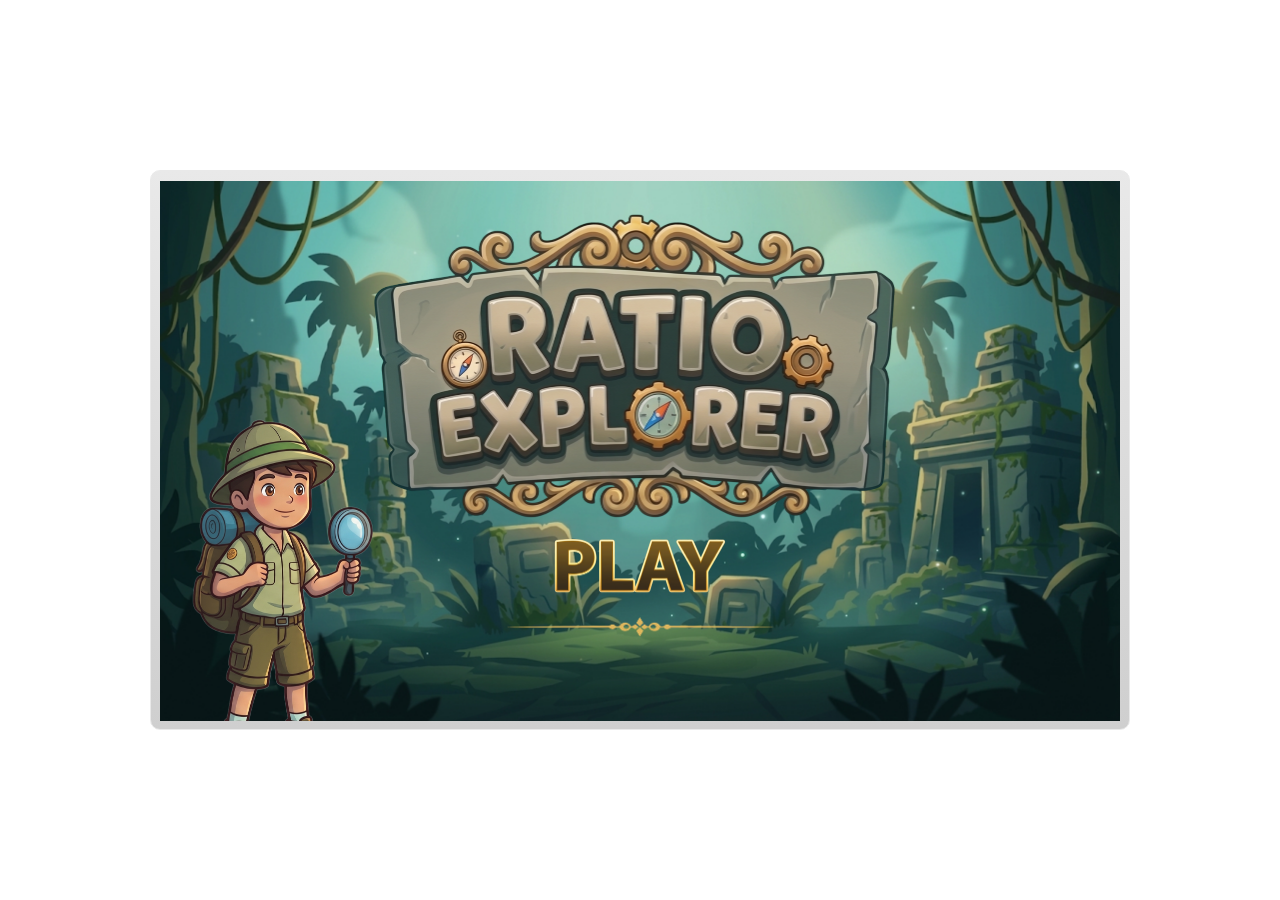
<file: story.html>
﻿<!doctype html>
<html lang="en-US">
<head>
  <meta charset="utf-8">
  <!-- Created using Storyline 3 - http://www.articulate.com  -->
  <!-- version: 3.20.30234.0 -->
  <title>Ratio Explorer</title>
  <meta http-equiv="x-ua-compatible" content="IE=edge"/>
  <meta name="viewport" content="width=device-width,initial-scale=1,user-scalable=no,shrink-to-fit=no,minimal-ui"/>
  <meta name="apple-mobile-web-app-capable" content="yes"/>
  <style>
    html, body { height: 100%; padding: 0; margin: 0 }
    #app { height: 100%; width: 100%; }
  </style>

  <script>
    window.DS = {};
    window.globals = {
      DATA_PATH_BASE: '',
      HAS_FRAME: true,
      HAS_SLIDE: true,

      lmsPresent: false,
      tinCanPresent: false,
      cmi5Present: false,
      aoSupport: false,
      scale: 'noscale',
      captureRc: false,
      browserSize: 'optimal',
      bgColor: '#FFFFFF',
      features: '',
      themeName: 'classic',
      preloaderColor: '#FFFFFF',
      suppressAnalytics: false,
      productChannel: 'perpetual',
      publishSource: 'storyline',
      aid: '',
      cid: '6694e2a7-21e5-40da-96f2-d1343c5dc51c',
      playerVersion: '3.20.30234.0',
      publishTimestamp: '2026-10-19T04:20:59.5615046Z',
      maxIosVideoElements: 10,
      connectionSettings: { },

      
      parseParams: function(qs) {
        if (window.globals.parsedParams != null) {
          return window.globals.parsedParams;
        }
        qs = (qs || window.location.search.substr(1)).split('+').join(' ');
        var params = {},
            tokens,
            re = /[?&]?([^=]+)=([^&]*)/g;

        while (tokens = re.exec(qs)) {
          params[decodeURIComponent(tokens[1]).trim()] =
            decodeURIComponent(tokens[2]).trim();
        }
        window.globals.parsedParams = params;
        return params;
      }

    };
  </script>
  <script>
    var isIe11 = ('ActiveXObject' in window || window.MSBlobBuilder != null)
      && window.msCrypto != null && !window.ActiveXObject;
    if (isIe11) {
      window.globals.unsupportedBrowser = true;
      document.write(atob('[base64]'));
    }
  </script>
  
  <script>window.THREE = { };</script>
  
</head>
<body style="background: #FFFFFF" class="cs-HTML theme-classic">
  <!-- 360 -->
  <script>!function(){var e,i=/iPhone/i,o=/iPod/i,n=/iPad/i,t=/\biOS-universal(?:.+)Mac\b/i,r=/\bAndroid(?:.+)Mobile\b/i,a=/Android/i,d=/(?:SD4930UR|\bSilk(?:.+)Mobile\b)/i,p=/Silk/i,l=/Windows Phone/i,u=/\bWindows(?:.+)ARM\b/i,b=/BlackBerry/i,s=/BB10/i,c=/Opera Mini/i,f=/\b(CriOS|Chrome)(?:.+)Mobile/i,h=/Mobile(?:.+)Firefox\b/i,v=function(e){return void 0!==e&&"MacIntel"===e.platform&&"number"==typeof e.maxTouchPoints&&e.maxTouchPoints>1&&"undefined"==typeof MSStream};e=function(e){var m={userAgent:"",platform:"",maxTouchPoints:0};e||"undefined"==typeof navigator?"string"==typeof e?m.userAgent=e:e&&e.userAgent&&(m={userAgent:e.userAgent,platform:e.platform,maxTouchPoints:e.maxTouchPoints||0}):m={userAgent:navigator.userAgent,platform:navigator.platform,maxTouchPoints:navigator.maxTouchPoints||0};var g=m.userAgent,y=g.split("[FBAN");void 0!==y[1]&&(g=y[0]),void 0!==(y=g.split("Twitter"))[1]&&(g=y[0]);var A=function(e){return function(i){return i.test(e)}}(g),w={apple:{phone:A(i)&&!A(l),ipod:A(o),tablet:!A(i)&&(A(n)||v(m))&&!A(l),universal:A(t),device:(A(i)||A(o)||A(n)||A(t)||v(m))&&!A(l)},amazon:{phone:A(d),tablet:!A(d)&&A(p),device:A(d)||A(p)},android:{phone:!A(l)&&A(d)||!A(l)&&A(r),tablet:!A(l)&&!A(d)&&!A(r)&&(A(p)||A(a)),device:!A(l)&&(A(d)||A(p)||A(r)||A(a))||A(/\bokhttp\b/i)},windows:{phone:A(l),tablet:A(u),device:A(l)||A(u)},other:{blackberry:A(b),blackberry10:A(s),opera:A(c),firefox:A(h),chrome:A(f),device:A(b)||A(s)||A(c)||A(h)||A(f)},any:!1,phone:!1,tablet:!1};return w.any=w.apple.device||w.android.device||w.windows.device||w.other.device,w.phone=w.apple.phone||w.android.phone||w.windows.phone,w.tablet=w.apple.tablet||w.android.tablet||w.windows.tablet,w}(),"object"==typeof exports&&"undefined"!=typeof module?module.exports=e:"function"==typeof define&&define.amd?define((function(){return e})):this.isMobile=e}();
    window.isMobile.apple.tablet = window.isMobile.apple.tablet ||
      (navigator.platform === 'MacIntel' && navigator.maxTouchPoints > 1);
    window.isMobile.apple.device = window.isMobile.apple.device || window.isMobile.apple.tablet;
    window.isMobile.tablet = window.isMobile.tablet || window.isMobile.apple.tablet;
    window.isMobile.any = window.isMobile.any || window.isMobile.apple.tablet;
  </script>

  <div id="focus-sink" tabindex="-1"></div>

  <div id="preso"></div>
  <script>
    (function() {

      var classTypes = [ 'desktop', 'mobile', 'phone', 'tablet' ];

      var addDeviceClasses = function(prefix, testObj) {
        var curr, i;
        for (i = 0; i < classTypes.length; i++) {
          curr = classTypes[i];
          if (testObj[curr]) {
            document.body.classList.add(prefix + curr);
          }
        }
      };

      var params = window.globals.parseParams(),
          isDevicePreview = params.devicepreview === '1',
          isPhoneOverride = params.deviceType === 'phone' || (isDevicePreview && params.phone == '1'),
          isTabletOverride = (params.deviceType === 'tablet' || isDevicePreview) && !isPhoneOverride,
          isMobileOverride = isPhoneOverride || isTabletOverride;

      var deviceView = {
        desktop: !window.isMobile.any && !isMobileOverride,
        mobile: window.isMobile.any || isMobileOverride,
        phone: isPhoneOverride || (window.isMobile.phone && !isTabletOverride),
        tablet: isTabletOverride || window.isMobile.tablet
      };

      window.globals.deviceView = deviceView;
      window.isMobile.desktop = !window.isMobile.any;
      window.isMobile.mobile = window.isMobile.any;

      addDeviceClasses('view-', deviceView);

    })();
  </script>
  
  <script src='story_content/user.js' type=text/javascript></script>
  <div class="slide-loader"></div>

  <script>
    if (window.globals.deviceView.isMobile) { var doc = document, loader = doc.body.querySelector('.slide-loader'); [ 1, 2, 3 ].forEach(function(n) { var d = doc.createElement('div'); d.style.backgroundColor = window.globals.preloaderColor; d.classList.add('mobile-loader-dot'); d.classList.add('dot' + n); loader.appendChild(d); }); }
  </script>

  <div class="mobile-load-title-overlay" style="display: none">
    <div class="mobile-load-title">Ratio Explorer</div>
  </div>

  <div class="mobile-chrome-warning"></div>

  
<style>
  .warn-connection-dialog {
    display: none;
    background: transparent;
    pointer-events: none;
    position: fixed;
    left: 0;
    top: 0;
    width: 100%;
    height: 100%;
    z-index: 999;
  }

  .warn-connection-content {
    border-radius: 4px;
    background: white;
    border: 1px solid #E7E7E7;
    color: #333333;
    box-shadow: 0 2px 4px rgba(0, 0, 0, 0.25);
    transition: all 150ms ease-out;
    position: absolute;
    white-space: nowrap;
  }

  .view-phone.is-landscape .warn-connection-content {
    left: 23px;
    bottom: 23px;
  }

  .view-tablet.is-landscape .warn-connection-content {
    left: 50%;
    top: 20px;
    transform: translateX(-50%);
  }

  .is-portrait .warn-connection-content {
    transform: translate(-50%, calc(-100% - 15px));
  }

  .warn-connection-content p {
    display: inline-block;
    margin: 0 8px 0 0;
    line-height: 33px;
    font-size: 11px;
  }

  .warn-connection-content svg {
    position: relative;
    vertical-align: middle;
    margin: 0 2px 2px 8px;
  }

  .view-desktop .warn-connection-content {
    left: 1.5em;
    bottom: 1.5em;
  }

  .view-desktop .warn-connection-content p {
    font-size: 1.1em;
  }

  .is-offline .warn-connection-dialog {
    display: block;
  }

  .is-offline .cs-panel * {
    pointer-events: none !important;
  }

  .is-offline .cs-panel {
    pointer-events: all !important;
  }

  .is-offline #nav-controls * {
    pointer-events: none !important;
  }

  .is-offline #nav-controls {
    pointer-events: all !important;
  }
</style>

<div class="warn-connection-dialog">
  <div class="warn-connection-content">
    <svg width="17" height="15" viewBox="0 0 17 15" xmlns="http://www.w3.org/2000/svg">
      <path fill="#8F0000" stroke="white" d="M16.07,12.98 L15.88,12.23 L9.51,1.21 C8.97,0.26,7.6,0.26,7.06,1.21 L0.69,12.23 C0.15,13.16,0.81,14.36,1.91,14.36 H14.65 C15.47,14.36,16.05,13.7,16.07,12.98 Z"/>
      <path fill="white" stroke="white" d="M8.58,5.5 C8.35,5.28,8.5,5.35,8.21,5.32 C8.09,5.35,7.97,5.49,7.96,5.67 C7.97,5.79,7.98,5.92,7.98,6.04 L7.98,6.04 C7.99,6.17,8,6.31,8.01,6.43 L8.01,6.44 C8.03,6.92,8.06,7.41,8.09,7.9 L8.09,7.9 C8.12,8.39,8.14,8.88,8.17,9.37 C8.17,9.39,8.18,9.42,8.2,9.44 C8.23,9.46,8.25,9.47,8.28,9.47 C8.31,9.47,8.34,9.46,8.35,9.44 C8.37,9.43,8.38,9.4,8.39,9.35 L8.39,9.34 C8.39,9.24,8.4,9.15,8.4,9.05 L8.4,9.05 C8.41,8.96,8.41,8.86,8.42,8.75 C8.43,8.44,8.45,8.12,8.47,7.81 L8.47,7.81 C8.49,7.49,8.51,7.18,8.53,6.87 C8.55,6.46,8.56,6.05,8.59,5.64 L8.6,5.62 C8.6,5.57,8.59,5.53,8.58,5.5 L8.21,5.32 Z"/>
      <circle fill="white" stroke="white" cx="8.3" cy="11.35" r="0.3"/>
    </svg>
    <p>You are offline. Trying to reconnect...</p>
  </div>
</div>

<script>
  (function() {
    window.DS.connection = {
      warningShown: false,
      assets: {},
      loadingAssetGroup: false,
      retryDelay: 500
    };

    // @TODO this is POC code and can be cleaned up a bit more if we move forward
    // with the feature



    // The `window.globals.features` variable must be set in `webpack.dev.config` when testing locally - it is not enough
    // to have it in the data - but it must be set there as well.
    var useConnectionMessages = window.AbortController != null &&
      window.location.protocol != 'file:' &&
      window.globals.features.indexOf('ConnectionMessages') != -1;

    window.DS.connection.useConnectionMessages = useConnectionMessages

    var assetCount = 0;
    var checkLoadedId;
    var connectionSettings = window.globals.connectionSettings;

    if (useConnectionMessages && connectionSettings != null) {
      var contentEl = document.querySelector('.warn-connection-content');
      var messageEl = contentEl.querySelector('p')

      if (connectionSettings.useDarkTheme) {
        contentEl.style.borderColor = '#BABBBA';
        contentEl.style.backgroundColor = '#282828';
        contentEl.style.color = '#FFFFFF';
      }

      if (connectionSettings.message != null) {
        messageEl.textContent = window.decodeURIComponent(connectionSettings.message);
      }
    }

    function checkAssetsReady() {
      for (var i in DS.connection.assets) {
        if (!DS.connection.assets[i].success) {
          return false;
        }
      }
      return true;
    }

    function stopAssetGroup() {
      if (!useConnectionMessages) { return; }

      assetCount = 0;

      DS.connection.oldAssetGroup = DS.connection.assets;
      DS.connection.assets = {};
      DS.connection.loadingAssetGroup = false;
      clearInterval(checkLoadedId);
    }

    function startAssetGroup() {
      if (!useConnectionMessages) { return; }
      var ticks = 0;
      clearInterval(checkLoadedId);
      checkLoadedId = setInterval(function() {
        var loaded = 0;
        if (assetCount === 0 && loaded === 0) {
          clearInterval(checkLoadedId);
          return;
        }

        for (var i in DS.connection.assets) {
          if (DS.connection.assets[i].success) {
            loaded++;
          }
        }

        if (assetCount === loaded && checkAssetsReady()) {
          for (var i in DS.connection.assets) {
            if (DS.connection.assets[i].action) {
              DS.connection.assets[i].action();
            }
          }
          hideWarning();
          stopAssetGroup();
        }
      }, 100)
    }

    function requiredAsset(url, action, retry, type) {
      if (!useConnectionMessages) { return; }
      if (DS.connection.assets[url]) { return; }

      DS.connection.assets[url] = {
        success: false, action: action, retry: retry, type: type
      };
      assetCount = Object.keys(DS.connection.assets).length;
      if (!DS.connection.loadingAssetGroup) {
        startAssetGroup();
      }
      DS.connection.loadingAssetGroup = true;
    }

    function assetLoaded(url) {
      if (!useConnectionMessages) { return; }
      if (DS.connection.assets[url]) {
        DS.connection.assets[url].success = true;
      }
    }

    function assetFailed(url) {
      if (!useConnectionMessages) { return; }
      if (!DS.connection.assets[url]) {
        if (/\.js$/.test(url)) {
          setTimeout(function() {
            if (DS.connection.lastSlideLoaded != null) {
              DS.connection.lastSlideLoaded();
            }
          }, DS.connection.retryDelay);
        }
        return;
      }
      if (!DS.connection.warningShown) { showWarning(); }
      if (DS.connection.assets[url].retry) {
        setTimeout(function() {
          if (!DS.connection.assets[url].success) {
            DS.connection.assets[url].retry()
          }
        }, DS.connection.retryDelay);
      }
    }

    function hideWarning() {
      document.body.classList.remove('is-offline');
      DS.connection.warningShown = false;
    }
    DS.connection.hideWarning = hideWarning

    function showWarning(btn) {
      document.body.classList.add('is-offline')
      DS.connection.warningShown = true;
      updateWarningPosition();
    }

    function updateWarningPosition() {
      if (!DS.connection.warningShown) {
        return;
      }

      var isPortrait = document.body.classList.contains('is-portrait');
      var warningEl = document.querySelector('.warn-connection-content');

      if (isPortrait) {
        var slide = document.querySelector('.primary-slide');
        var slideRect = slide.getBoundingClientRect();

        warningEl.style.top = `${slideRect.top}px`
        warningEl.style.left = `${slideRect.left + slideRect.width / 2}px`
      } else {
        warningEl.style.top = null;
        warningEl.style.left = null;
      }

      window.requestAnimationFrame(updateWarningPosition);
    }

    // these will all be noops if the feature flag isn't set in
    // the data and `window.globals.features`
    DS.connection.requiredAsset = requiredAsset;
    DS.connection.assetLoaded = assetLoaded;
    DS.connection.assetFailed = assetFailed;
    DS.connection.stopAssetGroup = stopAssetGroup;
    DS.connection.startAssetGroup = startAssetGroup;
  })();
</script>


  <script>
    
    if (window.autoSpider && window.vInterfaceObject) {
      document.querySelector('.mobile-load-title-overlay').style.display = 'none';
    }
  </script>

  

  <link rel="stylesheet" href="html5/data/css/output.min.css" data-noprefix/>
</body>
<script src="html5/lib/scripts/bootstrapper.min.js"></script>
</html>
</file>
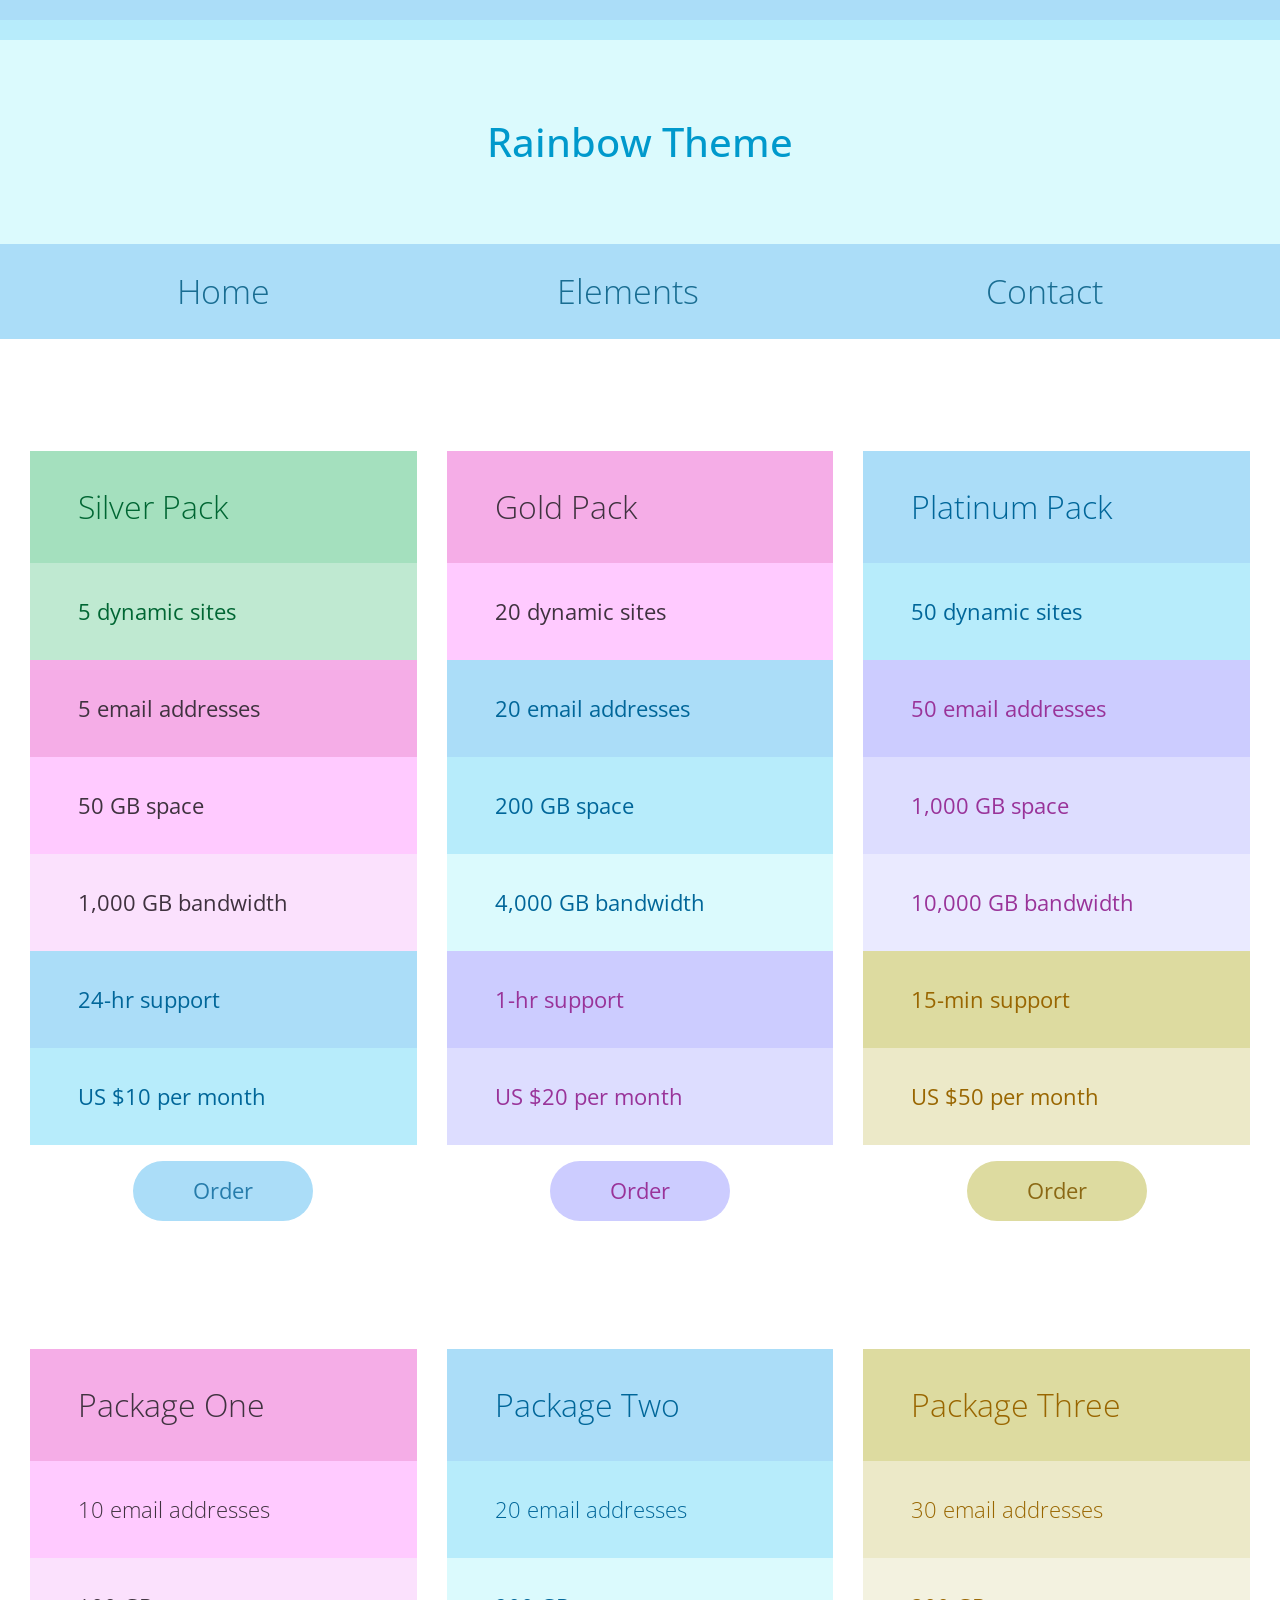
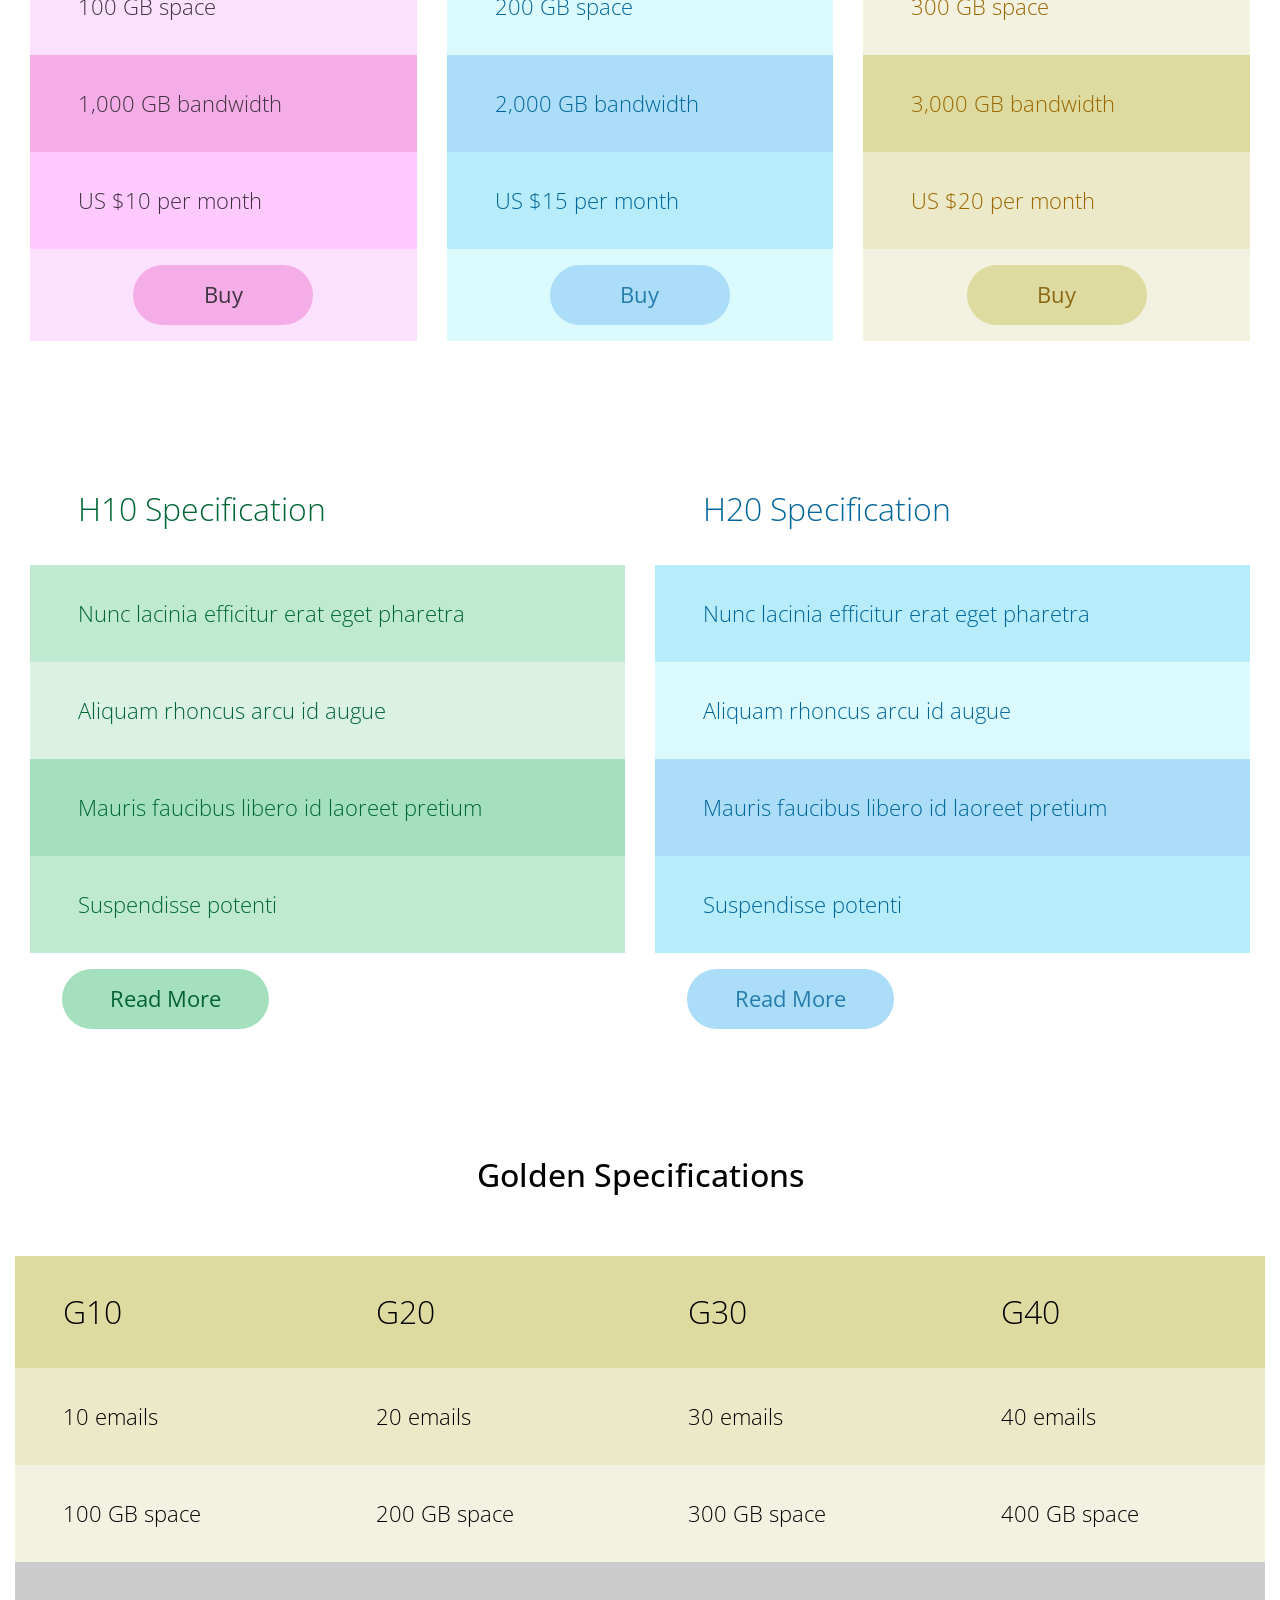
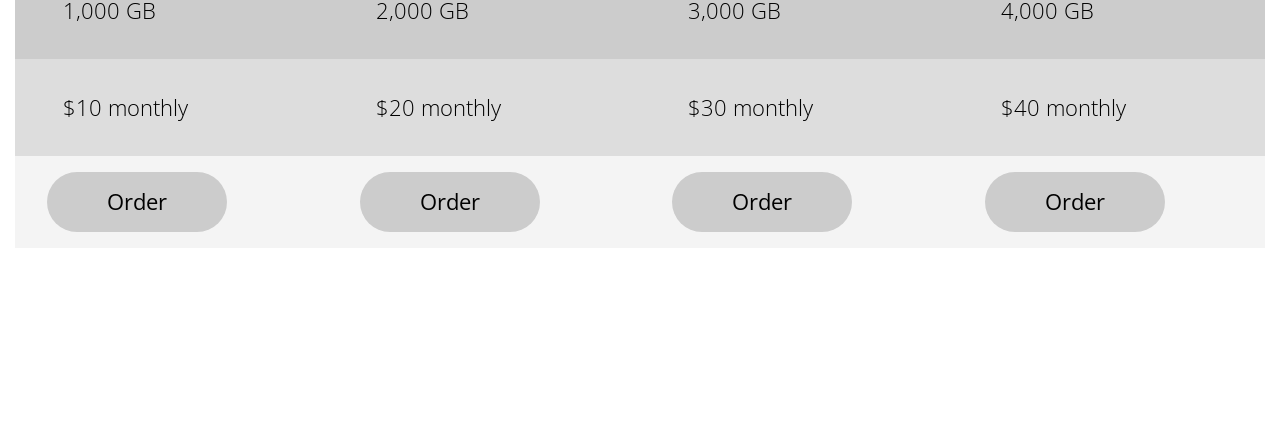
<file: story_content/WebObjects/69SczgdVPwk/elements.html>
<!DOCTYPE html>
<html>
<head>
    <meta charset="utf-8">
    <meta http-equiv="X-UA-Compatible" content="IE=edge">
    <meta name="viewport" content="width=device-width, initial-scale=1">

    <title>Rainbow Table Elements</title>
<!--
Rainbow Theme
http://www.templatemo.com/tm-485-rainbow
-->
    <!-- load stylesheets -->
    <link rel="stylesheet" href="https://fonts.googleapis.com/css?family=Open+Sans:300,400">  <!-- Google web font "Open Sans" -->
    <link rel="stylesheet" href="font-awesome-4.5.0/css/font-awesome.min.css">                <!-- Font Awesome -->
    <link rel="stylesheet" href="css/bootstrap.min.css">                                      <!-- Bootstrap style -->
    <link rel="stylesheet" href="css/templatemo-style.css">                                   <!-- Templatemo style -->

    <!-- HTML5 shim and Respond.js for IE8 support of HTML5 elements and media queries -->
    <!-- WARNING: Respond.js doesn't work if you view the page via file:// -->
        <!--[if lt IE 9]>
          <script src="https://oss.maxcdn.com/html5shiv/3.7.2/html5shiv.min.js"></script>
          <script src="https://oss.maxcdn.com/respond/1.4.2/respond.min.js"></script>
          <![endif]-->
</head>

    <body id="top">

        <div class="container-fluid">
            
            <div>
                <div class="row tm-color-row tm-bg-blue-1"></div>
                <div class="row tm-color-row tm-bg-blue-2"></div>
                <div class="row tm-header-row tm-bg-blue-3">
                    <div class="col-xs-12 col-sm-12 col-md-12 col-lg-12 col-xl-12 text-xs-center">
                        
                        <h1 class="tm-text-blue-1 tm-h1">Rainbow Theme</h1>

                    </div>
                </div>

                <!-- 2. Navigation -->
                <div class="row tm-bg-blue-1">
                    <div class="tm-navbar-container">
                        <div class="col-xs-12 col-sm-12 col-md-12 col-lg-12 col-xl-12">
                            <nav class="navbar navbar-full">                                
                                
                                <div class="text-xs-center tm-sm-bg-blue tm-navbar-rounded" id="tmNavbar">   
                                    <ul class="nav navbar-nav tm-nav">
                                        <li class="nav-item">
                                            <a href="index.html" class="nav-link">Home</a>
                                        </li>
                                        <li class="nav-item">
                                            <a href="#" class="nav-link">Elements</a>
                                        </li>
                                        <li class="nav-item">
                                            <a href="index.html#tm-section-4" class="nav-link">Contact</a>
                                        </li>
                                    </ul>
                                </div>
                            </nav>  
                        </div>
                    </div>  
                </div>
            </div>            

            <!-- 1. Pack -->
            <div class="row tm-section-small-pad">                
                <div class="col-xs-12 col-sm-12 col-md-12 col-lg-12 col-xl-12">                    
                    <div class="tm-plan-boxes-container">                    
                        <div class="col-xs-12 col-sm-12 col-md-4 col-lg-4 col-xl-4 tm-table-container">                            
                            <table class="tm-table-full-width tm-font-normal">
                                <thead>
                                    <tr class="tm-bg-green-1">
                                        <th class="tm-plan-table-header">Silver Pack</th>
                                    </tr>
                                </thead>
                                <tbody>
                                    <tr class="tm-bg-green-2"><td class="tm-plan-table-cell">5 dynamic sites</td></tr>
                                    <tr class="tm-bg-pink-1"><td class="tm-plan-table-cell">5 email addresses</td></tr>
                                    <tr class="tm-bg-pink-2"><td class="tm-plan-table-cell">50 GB space</td></tr>
                                    <tr class="tm-bg-pink-3"><td class="tm-plan-table-cell">1,000 GB bandwidth</td></tr>
                                    <tr class="tm-bg-blue-1"><td class="tm-plan-table-cell">24-hr support</td></tr>
                                    <tr class="tm-bg-blue-2"><td class="tm-plan-table-cell">US $10 per month</td></tr>
                                    <tr><td class="tm-plan-table-cell tm-plan-table-cell-pad-small text-xs-center"><a href="#" class="tm-bg-blue-1 tm-btn-rounded tm-btn-rounded-tall tm-btn-blue">Order</a></td></tr>
                                </tbody>
                            </table>
                        </div>

                        <div class="col-xs-12 col-sm-12 col-md-4 col-lg-4 col-xl-4 tm-table-container">
                            
                            <table class="tm-table-full-width tm-font-normal">
                                <thead>
                                    <tr class="tm-bg-pink-1">
                                        <th class="tm-plan-table-header">Gold Pack</th>
                                    </tr>
                                </thead>
                                <tbody>
                                    <tr class="tm-bg-pink-2"><td class="tm-plan-table-cell">20 dynamic sites</td></tr>
                                    <tr class="tm-bg-blue-1"><td class="tm-plan-table-cell">20 email addresses</td></tr>
                                    <tr class="tm-bg-blue-2"><td class="tm-plan-table-cell">200 GB space</td></tr>
                                    <tr class="tm-bg-blue-3"><td class="tm-plan-table-cell">4,000 GB bandwidth</td></tr>
                                    <tr class="tm-bg-purple-1"><td class="tm-plan-table-cell">1-hr support</td></tr>
                                    <tr class="tm-bg-purple-2"><td class="tm-plan-table-cell">US $20 per month</td></tr>
                                    <tr><td class="tm-plan-table-cell tm-plan-table-cell-pad-small text-xs-center"><a href="#" class="tm-bg-purple-1 tm-btn-rounded tm-btn-rounded-tall tm-btn-purple">Order</a></td></tr>
                                </tbody>
                            </table> 

                        </div>

                        <div class="col-xs-12 col-sm-12 col-md-4 col-lg-4 col-xl-4 tm-table-container">

                            <table class="tm-table-full-width tm-font-normal">
                                <thead>
                                    <tr class="tm-bg-blue-1">
                                        <th class="tm-plan-table-header">Platinum Pack</th>
                                    </tr>
                                </thead>
                                <tbody>
                                    <tr class="tm-bg-blue-2"><td class="tm-plan-table-cell">50 dynamic sites</td></tr>
                                    <tr class="tm-bg-purple-1"><td class="tm-plan-table-cell">50 email addresses</td></tr>
                                    <tr class="tm-bg-purple-2"><td class="tm-plan-table-cell">1,000 GB space</td></tr>
                                    <tr class="tm-bg-purple-3"><td class="tm-plan-table-cell">10,000 GB bandwidth</td></tr>
                                    <tr class="tm-bg-gold-1"><td class="tm-plan-table-cell">15-min support</td></tr>
                                    <tr class="tm-bg-gold-2"><td class="tm-plan-table-cell">US $50 per month</td></tr>
                                    <tr><td class="tm-plan-table-cell tm-plan-table-cell-pad-small text-xs-center"><a href="#" class="tm-bg-gold-1 tm-btn-rounded tm-btn-rounded-tall tm-btn-gold">Order</a></td></tr>
                                </tbody>
                            </table> 

                        </div>

                    </div>

                </div>

            </div> <!-- row -->

            <!-- 2. Package -->
            <div class="row tm-section-small-pad">
                                        
                <div class="col-xs-12 col-sm-12 col-md-12 col-lg-12 col-xl-12">
                    
                    <div class="tm-plan-boxes-container">
                    
                        <div class="col-xs-12 col-sm-12 col-md-4 col-lg-4 col-xl-4 tm-table-container">
                            
                            <table class="tm-table-full-width tm-font-thin">
                                <thead>
                                    <tr class="tm-bg-pink-1">
                                        <th class="tm-plan-table-header">Package One</th>
                                    </tr>
                                </thead>
                                <tbody>
                                    <tr class="tm-bg-pink-2"><td class="tm-plan-table-cell">10 email addresses</td></tr>
                                    <tr class="tm-bg-pink-3"><td class="tm-plan-table-cell">100 GB space</td></tr>
                                    <tr class="tm-bg-pink-1"><td class="tm-plan-table-cell">1,000 GB bandwidth</td></tr>
                                    <tr class="tm-bg-pink-2"><td class="tm-plan-table-cell">US $10 per month</td></tr>
                                    <tr class="tm-bg-pink-3">
                                        <td class="tm-plan-table-cell tm-plan-table-cell-pad-small text-xs-center">
                                            <a href="#" class="tm-bg-pink-1 tm-btn-rounded tm-btn-pink">Buy</a>
                                        </td>
                                    </tr>                                            
                                </tbody>
                            </table>  

                        </div>

                        <div class="col-xs-12 col-sm-12 col-md-4 col-lg-4 col-xl-4 tm-table-container">
                            
                            <table class="tm-table-full-width tm-font-thin">
                                <thead>
                                    <tr class="tm-bg-blue-1">
                                        <th class="tm-plan-table-header">Package Two</th>
                                    </tr>
                                </thead>
                                <tbody>
                                    <tr class="tm-bg-blue-2"><td class="tm-plan-table-cell">20 email addresses</td></tr>
                                    <tr class="tm-bg-blue-3"><td class="tm-plan-table-cell">200 GB space</td></tr>
                                    <tr class="tm-bg-blue-1"><td class="tm-plan-table-cell">2,000 GB bandwidth</td></tr>
                                    <tr class="tm-bg-blue-2"><td class="tm-plan-table-cell">US $15 per month</td></tr>
                                    <tr class="tm-bg-blue-3">
                                        <td class="tm-plan-table-cell tm-plan-table-cell-pad-small text-xs-center">
                                            <a href="#" class="tm-bg-blue-1 tm-btn-rounded tm-btn-blue">Buy</a>
                                        </td>
                                    </tr>
                                </tbody>
                            </table>

                        </div>

                        <div class="col-xs-12 col-sm-12 col-md-4 col-lg-4 col-xl-4 tm-table-container">

                            <table class="tm-table-full-width tm-font-thin">
                                <thead>
                                    <tr class="tm-bg-gold-1">
                                        <th class="tm-plan-table-header">Package Three</th>
                                    </tr>
                                </thead>
                                <tbody>
                                    <tr class="tm-bg-gold-2"><td class="tm-plan-table-cell">30 email addresses</td></tr>
                                    <tr class="tm-bg-gold-3"><td class="tm-plan-table-cell">300 GB space</td></tr>
                                    <tr class="tm-bg-gold-1"><td class="tm-plan-table-cell">3,000 GB bandwidth</td></tr>
                                    <tr class="tm-bg-gold-2"><td class="tm-plan-table-cell">US $20 per month</td></tr>
                                    <tr class="tm-bg-gold-3">
                                        <td class="tm-plan-table-cell tm-plan-table-cell-pad-small text-xs-center">
                                            <a href="#" class="tm-bg-gold-1 tm-btn-rounded tm-btn-gold">Buy</a>
                                        </td>
                                    </tr>
                                </tbody>
                            </table>

                        </div>

                    </div>

                </div>

            </div> <!-- row -->

            <!-- 3. Hx Specification -->
            <div class="row tm-section-small-pad">                
                
                <div class="col-xs-12 col-sm-12 col-md-12 col-lg-12 col-xl-12">
                    
                    <div class="tm-plan-boxes-container">
                    
                        <div class="col-xs-12 col-sm-12 col-md-6 col-lg-6 col-xl-6 tm-table-container">
                            
                            <table class="tm-table-full-width tm-font-thin">
                                <thead>
                                    <tr>
                                        <th class="tm-plan-table-header tm-color-green">H10 Specification</th>
                                    </tr>
                                </thead>
                                <tbody>
                                    <tr class="tm-bg-green-2"><td class="tm-plan-table-cell">Nunc lacinia efficitur erat eget pharetra</td></tr>
                                    <tr class="tm-bg-green-3"><td class="tm-plan-table-cell">Aliquam rhoncus arcu id augue</td></tr>
                                    <tr class="tm-bg-green-1"><td class="tm-plan-table-cell">Mauris faucibus libero id laoreet pretium</td></tr>
                                    <tr class="tm-bg-green-2"><td class="tm-plan-table-cell">Suspendisse potenti</td></tr>
                                    <tr><td class="tm-plan-table-cell tm-plan-table-cell-pad-small"><a href="#" class="tm-bg-green-1 tm-btn-rounded tm-btn-rounded-tall tm-btn-green">Read More</a></td></tr>
                                </tbody>
                            </table>

                        </div>

                        <div class="col-xs-12 col-sm-12 col-md-6 col-lg-6 col-xl-6 tm-table-container">

                            <table class="tm-table-full-width tm-font-thin">
                                <thead>
                                    <tr>
                                        <th class="tm-plan-table-header tm-color-blue">H20 Specification</th>
                                    </tr>
                                </thead>
                                <tbody>
                                    <tr class="tm-bg-blue-2"><td class="tm-plan-table-cell">Nunc lacinia efficitur erat eget pharetra</td></tr>
                                    <tr class="tm-bg-blue-3"><td class="tm-plan-table-cell">Aliquam rhoncus arcu id augue</td></tr>
                                    <tr class="tm-bg-blue-1"><td class="tm-plan-table-cell">Mauris faucibus libero id laoreet pretium</td></tr>
                                    <tr class="tm-bg-blue-2"><td class="tm-plan-table-cell">Suspendisse potenti</td></tr>
                                    <tr><td class="tm-plan-table-cell tm-plan-table-cell-pad-small"><a href="#" class="tm-bg-blue-1 tm-btn-rounded tm-btn-rounded-tall tm-btn-blue">Read More</a></td></tr>
                                </tbody>
                            </table>

                        </div>

                    </div>

                </div>

            </div> <!-- row -->

            <!-- 4. Golden Specification -->
            <div class="row tm-section-small-pad tm-section-margin-bottom-big">
                
                <section class="tm-color-black">
                        
                    <div class="col-xs-12 col-sm-12 col-md-12 col-lg-12 col-xl-12">
                        
                        <div class="tm-plan-boxes-container">

                            <h2 class="text-xs-center tm-section-title-small">Golden Specifications</h2>
                            
                            <div class="table-responsive">
                                <table class="tm-table-full-width tm-font-thin">
                                    <thead>
                                        <tr class="tm-bg-gold-1 tm-color-black">
                                            <th class="tm-plan-table-header">G10</th>
                                            <th class="tm-plan-table-header">G20</th>
                                            <th class="tm-plan-table-header">G30</th>
                                            <th class="tm-plan-table-header">G40</th>
                                        </tr>
                                    </thead>
                                    <tbody>
                                        <tr class="tm-bg-gold-2 tm-color-black">
                                            <td class="tm-plan-table-cell">10 emails</td>
                                            <td class="tm-plan-table-cell">20 emails</td>
                                            <td class="tm-plan-table-cell">30 emails</td>
                                            <td class="tm-plan-table-cell">40 emails</td>
                                        </tr>
                                        <tr class="tm-bg-gold-3 tm-color-black">
                                            <td class="tm-plan-table-cell">100 GB space</td>
                                            <td class="tm-plan-table-cell">200 GB space</td>
                                            <td class="tm-plan-table-cell">300 GB space</td>
                                            <td class="tm-plan-table-cell">400 GB space</td>
                                        </tr>
                                        <tr class="tm-bg-gray-1">
                                            <td class="tm-plan-table-cell">1,000 GB</td>
                                            <td class="tm-plan-table-cell">2,000 GB</td>
                                            <td class="tm-plan-table-cell">3,000 GB</td>
                                            <td class="tm-plan-table-cell">4,000 GB</td>
                                        </tr>
                                        <tr class="tm-bg-gray-2">
                                            <td class="tm-plan-table-cell">$10 monthly</td>
                                            <td class="tm-plan-table-cell">$20 monthly</td>
                                            <td class="tm-plan-table-cell">$30 monthly</td>
                                            <td class="tm-plan-table-cell">$40 monthly</td>
                                        </tr>
                                        <tr class="tm-bg-gray-3">
                                            <td class="tm-plan-table-cell tm-plan-table-cell-pad-small">
                                                <a href="#" class="tm-btn-rounded tm-btn-gray">Order</a>
                                            </td>
                                            <td class="tm-plan-table-cell tm-plan-table-cell-pad-small">
                                                <a href="#" class="tm-btn-rounded tm-btn-gray">Order</a>
                                            </td>
                                            <td class="tm-plan-table-cell tm-plan-table-cell-pad-small">
                                                <a href="#" class="tm-btn-rounded tm-btn-gray">Order</a>
                                            </td>
                                            <td class="tm-plan-table-cell tm-plan-table-cell-pad-small">
                                                <a href="#" class="tm-btn-rounded tm-btn-gray">Order</a>
                                            </td>
                                        </tr>
                                        
                                    </tbody>
                                </table>
                            </div>                            

                        </div>

                    </div>

                </section>

            </div> <!-- row -->

        </div> <!-- container-fluid -->
        
</body>
</html>
</file>
<file: story_content/WebObjects/69SczgdVPwk/css/templatemo-style.css>
/* 

Rainbow Theme

http://www.templatemo.com/tm-485-rainbow

-----------------------------*/
body {	
	color: #64572a;
	font-family: 'Open Sans', Helvetica, Arial, sans-serif;
	font-size: 22px;
	font-weight: 300;
}

.tm-bg-img-header {
	background-image: url('../img/rainbow-header-bg.jpg');
	background-repeat: no-repeat;
	background-position: center top;
	background-size: contain;
}

.tm-bg-img-content {
	background-image: url('../img/rainbow-content-bg.jpg');
	background-size: cover;
    	background-repeat: repeat;
}

a { color: #196d92;  }
a, button { transition: all 0.3s ease; }
button:focus { outline: none; }
a:hover,
a:focus,
.nav-link.active {
	color: #64572a;
	text-decoration: none;
	outline: none;
}

.container { max-width: 1040px; }

/* Sticky header 
--------------------------*/
.tm-header-container {
	position: relative;
	padding-bottom: 6rem;
	margin-bottom: 10%;
}

@media (max-width: 991px) {
	.tm-header-container { margin-bottom: 5%; }
}

.tm-navbar-row { z-index: 1000; }
.tm-navbar-row.sticky .navbar {	padding: 0; }
.tm-navbar-row.sticky .nav { font-size: 1.6rem; }

@media (min-width: 768px) {
	.tm-navbar-row { height: 88px; }
	.tm-navbar-row-absolute { 
		position: absolute;
		left: 0;
		right: 0;
		bottom: 0;
	}
	.tm-navbar-row.sticky {
		position: fixed;
		top: 0;
		font-size: 0.6em;
		height: 54px;		
		background-color: rgba(235, 222, 180, 0.86);
	}
}

@media (max-width: 767px) {
	
	.navbar { padding: 0; }

	.tm-navbar-rounded { border-radius: 10px; }

	.tm-header-container {
	    padding-bottom: 3%;
	    margin-bottom: 5%;
	}
}

/* 1. Site header 
--------------------------*/
.tm-site-title {
    color: #fffeff;
    text-shadow: 0px 2px 2px rgb(146, 109, 46);
    font-family: 'Times New Roman', Georgia, sans-serif;
    font-size: 4.4rem;
    margin-top: 10rem;
    margin-bottom: 1.5rem;
}

.tm-site-description {
	font-size: 2rem;
	margin-bottom: 4rem;
}

/* 2. Navigation
-------------------------*/
.nav {
	display: inline-block;
	font-size: 2.1rem;
	overflow: auto;
}

.navbar-nav .nav-link {
	padding-left: 1.5rem;
	padding-right: 1.5rem;
}

@media (max-width: 991px) and (min-width: 767px) {
	.nav { font-size: 1.6rem; }
	.navbar-nav .nav-link {
	    padding-left: 1.5rem;
	    padding-right: 1.5rem;
	}
}

@media (max-width: 767px) {
	.nav { font-size: 1.6rem; }
	
	.navbar-nav .nav-item+.nav-item { margin-left: 0; }
}


/* 3. Icon and text 2 column block
---------------------*/
#tm-section-1 {	padding-top: 5rem; }

@media (max-width: 767px) {
	#tm-section-1 { padding-top: 5%; }
}

.tm-2-col-img-text {
	display: -webkit-flex;
	display: -ms-flexbox;
	display: flex;
	padding-bottom: 2.5%;
	padding-top: 2.5%;
	overflow: auto;
}

.tm-2-col-img {
	display: -webkit-flex;
	display: -ms-flexbox;
	display: flex;
    -webkit-justify-content: space-around;
        -ms-flex-pack: distribute;
            justify-content: space-around;
    -webkit-align-items: center;
        -ms-flex-align: center;
            align-items: center;
    padding: 4%;
}

.tm-2-col-text {
	display: -webkit-flex;
	display: -ms-flexbox;
	display: flex;
	-webkit-align-items: flex-start;
	    -ms-flex-align: start;
	        align-items: flex-start;
    -webkit-flex-direction: column;
        -ms-flex-direction: column;
            flex-direction: column;
    -webkit-justify-content: center;
        -ms-flex-pack: center;
            justify-content: center;
    padding-right: 8%;
}

.tm-2-col-text-title {
	font-size: 2rem;
    margin-bottom: 20px;    
}

.tm-2-col-text-description {
	font-weight: 300;
    line-height: 1.8;    
    margin-bottom: 6%;
    width: 100%;
}

/* 3. Icon and text 2 column block
----------------------------------------*/
@media (max-width: 1600px) {
	.tm-2-col-text {
		padding-left: 5%;
		padding-right: 5%;
	}
}

@media (max-width: 1320px) {
	.tm-2-col-text {
		padding-left: 3%;
		padding-right: 3%;
	}

	.tm-2-col-text-description {
		line-height: 1.6;
		margin-bottom: 4%;
	}
}

@media (max-width: 991px) {
	.tm-2-col-img-text { display: block; }

	.tm-2-col-text {
		padding-top: 5%;
		padding-bottom: 5%;
	}

	.tm-2-col-text-title {
	    font-size: 1.8rem;
	    margin-bottom: 1rem;
	}

	.tm-2-col-text-description {
		font-size: 1.3rem;
		margin-bottom: 1.5rem;
	}
}

@media (max-width: 480px) {
	.tm-2-col-text { padding: 10% 0; }	
}

/* 4. Plans
---------------*/
.tm-section {
	padding-top: 7rem;
	padding-bottom: 6rem;
}

#tm-section-4 { padding-top: 6rem; }

.tm-section-title {
	font-size: 2.25rem;
	margin-bottom: 1.8rem;
}

.tm-section-subtitle {
	max-width: 800px;
	margin: 0 auto 5rem;
}

.tm-plan-boxes-container {
    max-width: 1340px;
    margin-left: auto;
    margin-right: auto;
    overflow: auto;
}

.tm-plan-table-header,
.tm-plan-table-cell {
	padding: 2rem 3rem;
}
.tm-plan-table-cell-pad-small { padding: 1rem 2rem; }

.tm-plan-table-header {
	font-size: 2rem;
	font-weight: 300;
}

.tm-table-full-width { width: 100%; }
.tm-bg-green-1 { background-color: #a4e0be; }
.tm-bg-green-2 { background-color: #bfe9d1; }
.tm-bg-green-3 { background-color: #dbf1e4; }

.tm-bg-green-1,
.tm-bg-green-2,
.tm-bg-green-3,
.tm-color-green { 
	color: #006633; 
}

.tm-bg-blue-1 { background-color: #abddf8; }
.tm-bg-blue-2 { background-color: #b7ecfa; }
.tm-bg-blue-3 { background-color: #d7f4fc; }

.tm-bg-blue-1,
.tm-bg-blue-2,
.tm-bg-blue-3,
.tm-color-blue {
	color: #006699;
}

.tm-bg-gold-1 { background-color: #dddba0; }
.tm-bg-gold-2 { background-color: #ece9c8; }
.tm-bg-gold-3 { background-color: #f3f2e0; }

.tm-bg-gold-1,
.tm-bg-gold-2,
.tm-bg-gold-3 {
	color: #996600;
}

.tm-btn-rounded {
	border-radius: 2.5rem;
    display: inline-block;
    font-size: 1.4rem;
    font-weight: 400;    
    padding: 0.8rem 3rem;
	min-width: 180px;
	width: auto;
	height: 60px;
    text-align: center;    
}

.tm-btn-green {	color: #046134; }
.tm-btn-blue { color: #267cab;  }
.tm-btn-gold { color: #8b6814;  }

.tm-btn-green:hover,
.tm-btn-green:focus {
	color: #dbf1e4;
	background-color: #046134;
}

.tm-btn-blue:hover,
.tm-btn-blue:focus {
	color: #d7f4fc;
	background-color: #267cab;
}

.tm-btn-gold:hover,
.tm-btn-gold:focus {
	color: #f3f2e0;
	background-color: #8b6814;
}

@media (max-width: 991px) {
	.tm-section {
		padding-top: 5%;
    	padding-bottom: 4%;
	}

	.tm-section-title {	margin-bottom: 1rem; }

	.tm-section-subtitle { margin-bottom: 2rem; }
}

@media (max-width: 767px) {
	.tm-section {
		padding-top: 10%;
    	padding-bottom: 8%;
	}
}

@media (max-width: 991px) and (min-width: 768px) {
	table {	font-size: 1.2rem; }
	.tm-plan-table-header { font-size: 1.6rem; }

	.tm-plan-table-header, 
	.tm-plan-table-cell	{
	    padding: 1rem 1.5rem;
	}

	.tm-table-col {
		padding-left: 0.5rem;
		padding-right: 0.5rem;
	}
}

@media (max-width: 991px) {
	.tm-plan-table-cell-pad-small { padding: .5rem; }

	.tm-btn-rounded {
		font-size: 1.4rem;
		height: 50px;
		padding-top: .5rem;
	}
}

@media (max-width: 767px) {
	.tm-table-col {
		margin-top: 1.5rem;
		padding-left: 0;
		padding-right: 0;
	}
	.tm-table-container { padding: 0 0 50px; }
	.tm-table-container:last-child { padding-bottom: 0;	}

	.tm-section-small-pad { padding-top: 3rem; }

	.tm-plan-table-header, 
	.tm-plan-table-cell {
	    padding: 1rem 1.5rem;
	}


	.tm-plan-table-cell-pad-small { padding: .5rem; }
}

/* 5. Contact
-----------------*/
.tm-section-subtitle-contact {
	margin-bottom: 0;
	line-height: 1.8;
    font-size: 1.5rem;
}

.tm-section-contact-form {
	padding-top: 5rem;
	background-position: center 100px;
	background-size: cover;
}

@media (max-width: 1700px) {
	.tm-section-contact-form { background-position: center 195px; }	
}

@media (max-width: 1500px) {
	.tm-section-contact-form { 
		background-position: center 300px;
		background-size: contain; 
	}
}

@media (max-width: 1200px) {
	.tm-section-contact-form { background-position: center 350px; }
}

@media (max-width: 991px) {
	.tm-section-contact-form { background-position: center 450px; }
}

@media (max-width: 790px) {
	.tm-section-contact-form { background-position: center bottom; }
}

@media (max-width: 552px) {
	.tm-section-contact-form { background-position: center 86%; }
}

@media (max-width: 337px) {
	.tm-section-contact-form { background-position: center 80%; }
}

.tm-contact-form {
	margin: 0 auto;
	max-width: 840px;
}

.form-control {
	color: #655623;
	padding: .75rem 1.75rem;
	font-size: 1.4rem;
	background-color : #E3D4A9;
	border-radius: 0;
	border-color: #917D33;
}

.form-control:focus { border-color: #393422; }

textarea.form-control {
	padding-top: 1.15rem;
	padding-bottom: 1.15rem;
}

.form-group { margin-bottom: 2rem; }

.tm-form-group-left { padding-left: 0; }
.tm-form-group-right { padding-right: 0; }

.tm-social-icons-container { margin-top: 20px; }

.tm-social-icon-link-brown {
	background-color: transparent;
	color: #655623;
    padding: 8px;
    border: 1px solid #917D33;
    border-radius: 50%;
    margin-right: 2%;
    width: 52px;
    height: 52px;
    display: inline-block;
    text-align: center;
}

.tm-social-icon-link-brown:last-child {
	margin-right: 0;
}

.tm-social-icon-link-brown:hover,
.tm-social-icon-link-brown:focus {
	color: #E3D4A9;
	background-color: #655623; 
}

.tm-btn-brown-square {
	font-size: 1.4rem;
    font-weight: 300;
    padding: 0.9rem 3rem;
    border-radius: 0;
    background-color: #E3D4A9;
    border-color: #917D33;
    color: #655623;
}

.tm-btn-brown-square:hover,
.tm-btn-brown-square:focus {
	background-color: #655623;
	color: #E3D4A9;
}

.form-control::-webkit-input-placeholder {
   color: #655623;
}

.form-control:-moz-placeholder { /* Firefox 18- */
   color: #655623;  
}

.form-control::-moz-placeholder {  /* Firefox 19+ */
   color: #655623;  
}

.form-control:-ms-input-placeholder {  
   color: #655623;  
}

/* 5. contact 
--------------*/
@media (max-width: 1199px) {
	.tm-form-group-right { padding-left: 0;	}	
}

@media (max-width: 767px) {
	.tm-form-group-left { padding-right: 0;	}
}

@media (max-width: 480px) {
	textarea.form-control {
		padding-top: .5rem;
		padding-bottom: .5rem;
	}

	.form-control {	padding: .5rem .75rem; }
}

/* 6. footer
--------------*/
.tm-footer { margin-top: 15rem; }
.tm-copyright-text {
	color: #655623;
	font-size: 1.3rem;
	padding-top: 3%;
	padding-bottom: 3%;
}

@media (max-width: 767px) {
	.tm-footer { margin-top: 8rem; }
}

/* Elements page
-----------------------*/
.tm-section-small-pad {
	padding-top: 7rem;
	padding-bottom: 0;
}
.tm-bg-blue-1 {	background-color: #abddf8; }
.tm-bg-blue-2 { background-color: #b7ecfb; }
.tm-bg-blue-3 { background-color: #dbfafd; }
.tm-color-row { height: 20px;  }

.tm-text-blue-1 { color: #0099cc;  }

.tm-font-thin { font-weight: 300;  }
.tm-font-normal { font-weight: 400; }

.tm-header-row { padding: 5rem 0.5rem; }

.tm-h1 { margin-bottom: 0; }

.tm-nav {
	font-size: 2.1rem;
    overflow: auto;
    width: 80%;
    display: -webkit-flex;
    display: -ms-flexbox;
    display: flex;
    -webkit-justify-content: space-between;
        -ms-flex-pack: justify;
            justify-content: space-between;
    -webkit-flex-wrap: wrap;
        -ms-flex-wrap: wrap;
            flex-wrap: wrap;
    margin: 0 auto;
    max-width: 1060px;
}

.tm-nav .nav-link {
	padding-top: 0.9rem;
	padding-bottom: 0.9rem;
}

@media (max-width: 767px) {
	.tm-nav { width: auto; }

	.tm-sm-bg-blue { background-color: #abddf8; }
}

.tm-bg-pink-1 { background-color: #f5ade7; }
.tm-bg-pink-2 { background-color: #ffcaff; }
.tm-bg-pink-3 { background-color: #fbe1fd; }

.tm-bg-pink-1,
.tm-bg-pink-2,
.tm-bg-pink-3 {
	color: #3f323f;
}

.tm-bg-purple-1 { background-color: #ccccff; }
.tm-bg-purple-2 { background-color: #ddddff; }
.tm-bg-purple-3 { background-color: #eaeaff; }

.tm-bg-purple-1,
.tm-bg-purple-2,
.tm-bg-purple-3 {
	color: #993399;
}

.tm-bg-gray-1 { background-color: #cccccc; }
.tm-bg-gray-2 { background-color: #dddddd; }
.tm-bg-gray-3 { background-color: #f4f4f4; }

.tm-bg-gray-1,
.tm-bg-gray-2,
.tm-bg-gray-3 {
	color: #000000;
}

.tm-btn-purple { background-color: #ccccff; }
.tm-btn-purple:hover,
.tm-btn-purple:focus {
	color: #ccccff;
	background-color: #993399;
}

.tm-btn-gray { 
	background-color: #cccccc; 
	color: #000000;
}
.tm-btn-gray:hover,
.tm-btn-gray:focus {
	color: #cccccc;
	background-color: #000000;
}

.tm-btn-pink:hover,
.tm-btn-pink:focus {
	color: #ffffff;
	background-color: #A92C84;
}

.tm-color-black { color: black; }
.tm-section-title-small { 
	font-size: 2rem;
	margin-bottom: 4rem; 
}

.tm-section-margin-bottom-big {	margin-bottom: 15%; }
</file>
<file: story_content/WebObjects/6CELCSrWy4E/css/templatemo-style.css>
/* 

Rainbow Theme

http://www.templatemo.com/tm-485-rainbow

-----------------------------*/
body {	
	color: #64572a;
	font-family: 'Open Sans', Helvetica, Arial, sans-serif;
	font-size: 22px;
	font-weight: 300;
}

.tm-bg-img-header {
	background-image: url('../img/rainbow-header-bg.jpg');
	background-repeat: no-repeat;
	background-position: center top;
	background-size: contain;
}

.tm-bg-img-content {
	background-image: url('../img/rainbow-content-bg.jpg');
	background-size: cover;
    	background-repeat: repeat;
}

a { color: #196d92;  }
a, button { transition: all 0.3s ease; }
button:focus { outline: none; }
a:hover,
a:focus,
.nav-link.active {
	color: #64572a;
	text-decoration: none;
	outline: none;
}

.container { max-width: 1040px; }

/* Sticky header 
--------------------------*/
.tm-header-container {
	position: relative;
	padding-bottom: 6rem;
	margin-bottom: 10%;
}

@media (max-width: 991px) {
	.tm-header-container { margin-bottom: 5%; }
}

.tm-navbar-row { z-index: 1000; }
.tm-navbar-row.sticky .navbar {	padding: 0; }
.tm-navbar-row.sticky .nav { font-size: 1.6rem; }

@media (min-width: 768px) {
	.tm-navbar-row { height: 88px; }
	.tm-navbar-row-absolute { 
		position: absolute;
		left: 0;
		right: 0;
		bottom: 0;
	}
	.tm-navbar-row.sticky {
		position: fixed;
		top: 0;
		font-size: 0.6em;
		height: 54px;		
		background-color: rgba(235, 222, 180, 0.86);
	}
}

@media (max-width: 767px) {
	
	.navbar { padding: 0; }

	.tm-navbar-rounded { border-radius: 10px; }

	.tm-header-container {
	    padding-bottom: 3%;
	    margin-bottom: 5%;
	}
}

/* 1. Site header 
--------------------------*/
.tm-site-title {
    color: #fffeff;
    text-shadow: 0px 2px 2px rgb(146, 109, 46);
    font-family: 'Times New Roman', Georgia, sans-serif;
    font-size: 4.4rem;
    margin-top: 10rem;
    margin-bottom: 1.5rem;
}

.tm-site-description {
	font-size: 2rem;
	margin-bottom: 4rem;
}

/* 2. Navigation
-------------------------*/
.nav {
	display: inline-block;
	font-size: 2.1rem;
	overflow: auto;
}

.navbar-nav .nav-link {
	padding-left: 1.5rem;
	padding-right: 1.5rem;
}

@media (max-width: 991px) and (min-width: 767px) {
	.nav { font-size: 1.6rem; }
	.navbar-nav .nav-link {
	    padding-left: 1.5rem;
	    padding-right: 1.5rem;
	}
}

@media (max-width: 767px) {
	.nav { font-size: 1.6rem; }
	
	.navbar-nav .nav-item+.nav-item { margin-left: 0; }
}


/* 3. Icon and text 2 column block
---------------------*/
#tm-section-1 {	padding-top: 5rem; }

@media (max-width: 767px) {
	#tm-section-1 { padding-top: 5%; }
}

.tm-2-col-img-text {
	display: -webkit-flex;
	display: -ms-flexbox;
	display: flex;
	padding-bottom: 2.5%;
	padding-top: 2.5%;
	overflow: auto;
}

.tm-2-col-img {
	display: -webkit-flex;
	display: -ms-flexbox;
	display: flex;
    -webkit-justify-content: space-around;
        -ms-flex-pack: distribute;
            justify-content: space-around;
    -webkit-align-items: center;
        -ms-flex-align: center;
            align-items: center;
    padding: 4%;
}

.tm-2-col-text {
	display: -webkit-flex;
	display: -ms-flexbox;
	display: flex;
	-webkit-align-items: flex-start;
	    -ms-flex-align: start;
	        align-items: flex-start;
    -webkit-flex-direction: column;
        -ms-flex-direction: column;
            flex-direction: column;
    -webkit-justify-content: center;
        -ms-flex-pack: center;
            justify-content: center;
    padding-right: 8%;
}

.tm-2-col-text-title {
	font-size: 2rem;
    margin-bottom: 20px;    
}

.tm-2-col-text-description {
	font-weight: 300;
    line-height: 1.8;    
    margin-bottom: 6%;
    width: 100%;
}

/* 3. Icon and text 2 column block
----------------------------------------*/
@media (max-width: 1600px) {
	.tm-2-col-text {
		padding-left: 5%;
		padding-right: 5%;
	}
}

@media (max-width: 1320px) {
	.tm-2-col-text {
		padding-left: 3%;
		padding-right: 3%;
	}

	.tm-2-col-text-description {
		line-height: 1.6;
		margin-bottom: 4%;
	}
}

@media (max-width: 991px) {
	.tm-2-col-img-text { display: block; }

	.tm-2-col-text {
		padding-top: 5%;
		padding-bottom: 5%;
	}

	.tm-2-col-text-title {
	    font-size: 1.8rem;
	    margin-bottom: 1rem;
	}

	.tm-2-col-text-description {
		font-size: 1.3rem;
		margin-bottom: 1.5rem;
	}
}

@media (max-width: 480px) {
	.tm-2-col-text { padding: 10% 0; }	
}

/* 4. Plans
---------------*/
.tm-section {
	padding-top: 7rem;
	padding-bottom: 6rem;
}

#tm-section-4 { padding-top: 6rem; }

.tm-section-title {
	font-size: 2.25rem;
	margin-bottom: 1.8rem;
}

.tm-section-subtitle {
	max-width: 800px;
	margin: 0 auto 5rem;
}

.tm-plan-boxes-container {
    max-width: 1340px;
    margin-left: auto;
    margin-right: auto;
    overflow: auto;
}

.tm-plan-table-header,
.tm-plan-table-cell {
	padding: 2rem 3rem;
}
.tm-plan-table-cell-pad-small { padding: 1rem 2rem; }

.tm-plan-table-header {
	font-size: 2rem;
	font-weight: 300;
}

.tm-table-full-width { width: 100%; }
.tm-bg-green-1 { background-color: #a4e0be; }
.tm-bg-green-2 { background-color: #bfe9d1; }
.tm-bg-green-3 { background-color: #dbf1e4; }

.tm-bg-green-1,
.tm-bg-green-2,
.tm-bg-green-3,
.tm-color-green { 
	color: #006633; 
}

.tm-bg-blue-1 { background-color: #abddf8; }
.tm-bg-blue-2 { background-color: #b7ecfa; }
.tm-bg-blue-3 { background-color: #d7f4fc; }

.tm-bg-blue-1,
.tm-bg-blue-2,
.tm-bg-blue-3,
.tm-color-blue {
	color: #006699;
}

.tm-bg-gold-1 { background-color: #dddba0; }
.tm-bg-gold-2 { background-color: #ece9c8; }
.tm-bg-gold-3 { background-color: #f3f2e0; }

.tm-bg-gold-1,
.tm-bg-gold-2,
.tm-bg-gold-3 {
	color: #996600;
}

.tm-btn-rounded {
	border-radius: 2.5rem;
    display: inline-block;
    font-size: 1.4rem;
    font-weight: 400;    
    padding: 0.8rem 3rem;
	min-width: 180px;
	width: auto;
	height: 60px;
    text-align: center;    
}

.tm-btn-green {	color: #046134; }
.tm-btn-blue { color: #267cab;  }
.tm-btn-gold { color: #8b6814;  }

.tm-btn-green:hover,
.tm-btn-green:focus {
	color: #dbf1e4;
	background-color: #046134;
}

.tm-btn-blue:hover,
.tm-btn-blue:focus {
	color: #d7f4fc;
	background-color: #267cab;
}

.tm-btn-gold:hover,
.tm-btn-gold:focus {
	color: #f3f2e0;
	background-color: #8b6814;
}

@media (max-width: 991px) {
	.tm-section {
		padding-top: 5%;
    	padding-bottom: 4%;
	}

	.tm-section-title {	margin-bottom: 1rem; }

	.tm-section-subtitle { margin-bottom: 2rem; }
}

@media (max-width: 767px) {
	.tm-section {
		padding-top: 10%;
    	padding-bottom: 8%;
	}
}

@media (max-width: 991px) and (min-width: 768px) {
	table {	font-size: 1.2rem; }
	.tm-plan-table-header { font-size: 1.6rem; }

	.tm-plan-table-header, 
	.tm-plan-table-cell	{
	    padding: 1rem 1.5rem;
	}

	.tm-table-col {
		padding-left: 0.5rem;
		padding-right: 0.5rem;
	}
}

@media (max-width: 991px) {
	.tm-plan-table-cell-pad-small { padding: .5rem; }

	.tm-btn-rounded {
		font-size: 1.4rem;
		height: 50px;
		padding-top: .5rem;
	}
}

@media (max-width: 767px) {
	.tm-table-col {
		margin-top: 1.5rem;
		padding-left: 0;
		padding-right: 0;
	}
	.tm-table-container { padding: 0 0 50px; }
	.tm-table-container:last-child { padding-bottom: 0;	}

	.tm-section-small-pad { padding-top: 3rem; }

	.tm-plan-table-header, 
	.tm-plan-table-cell {
	    padding: 1rem 1.5rem;
	}


	.tm-plan-table-cell-pad-small { padding: .5rem; }
}

/* 5. Contact
-----------------*/
.tm-section-subtitle-contact {
	margin-bottom: 0;
	line-height: 1.8;
    font-size: 1.5rem;
}

.tm-section-contact-form {
	padding-top: 5rem;
	background-position: center 100px;
	background-size: cover;
}

@media (max-width: 1700px) {
	.tm-section-contact-form { background-position: center 195px; }	
}

@media (max-width: 1500px) {
	.tm-section-contact-form { 
		background-position: center 300px;
		background-size: contain; 
	}
}

@media (max-width: 1200px) {
	.tm-section-contact-form { background-position: center 350px; }
}

@media (max-width: 991px) {
	.tm-section-contact-form { background-position: center 450px; }
}

@media (max-width: 790px) {
	.tm-section-contact-form { background-position: center bottom; }
}

@media (max-width: 552px) {
	.tm-section-contact-form { background-position: center 86%; }
}

@media (max-width: 337px) {
	.tm-section-contact-form { background-position: center 80%; }
}

.tm-contact-form {
	margin: 0 auto;
	max-width: 840px;
}

.form-control {
	color: #655623;
	padding: .75rem 1.75rem;
	font-size: 1.4rem;
	background-color : #E3D4A9;
	border-radius: 0;
	border-color: #917D33;
}

.form-control:focus { border-color: #393422; }

textarea.form-control {
	padding-top: 1.15rem;
	padding-bottom: 1.15rem;
}

.form-group { margin-bottom: 2rem; }

.tm-form-group-left { padding-left: 0; }
.tm-form-group-right { padding-right: 0; }

.tm-social-icons-container { margin-top: 20px; }

.tm-social-icon-link-brown {
	background-color: transparent;
	color: #655623;
    padding: 8px;
    border: 1px solid #917D33;
    border-radius: 50%;
    margin-right: 2%;
    width: 52px;
    height: 52px;
    display: inline-block;
    text-align: center;
}

.tm-social-icon-link-brown:last-child {
	margin-right: 0;
}

.tm-social-icon-link-brown:hover,
.tm-social-icon-link-brown:focus {
	color: #E3D4A9;
	background-color: #655623; 
}

.tm-btn-brown-square {
	font-size: 1.4rem;
    font-weight: 300;
    padding: 0.9rem 3rem;
    border-radius: 0;
    background-color: #E3D4A9;
    border-color: #917D33;
    color: #655623;
}

.tm-btn-brown-square:hover,
.tm-btn-brown-square:focus {
	background-color: #655623;
	color: #E3D4A9;
}

.form-control::-webkit-input-placeholder {
   color: #655623;
}

.form-control:-moz-placeholder { /* Firefox 18- */
   color: #655623;  
}

.form-control::-moz-placeholder {  /* Firefox 19+ */
   color: #655623;  
}

.form-control:-ms-input-placeholder {  
   color: #655623;  
}

/* 5. contact 
--------------*/
@media (max-width: 1199px) {
	.tm-form-group-right { padding-left: 0;	}	
}

@media (max-width: 767px) {
	.tm-form-group-left { padding-right: 0;	}
}

@media (max-width: 480px) {
	textarea.form-control {
		padding-top: .5rem;
		padding-bottom: .5rem;
	}

	.form-control {	padding: .5rem .75rem; }
}

/* 6. footer
--------------*/
.tm-footer { margin-top: 15rem; }
.tm-copyright-text {
	color: #655623;
	font-size: 1.3rem;
	padding-top: 3%;
	padding-bottom: 3%;
}

@media (max-width: 767px) {
	.tm-footer { margin-top: 8rem; }
}

/* Elements page
-----------------------*/
.tm-section-small-pad {
	padding-top: 7rem;
	padding-bottom: 0;
}
.tm-bg-blue-1 {	background-color: #abddf8; }
.tm-bg-blue-2 { background-color: #b7ecfb; }
.tm-bg-blue-3 { background-color: #dbfafd; }
.tm-color-row { height: 20px;  }

.tm-text-blue-1 { color: #0099cc;  }

.tm-font-thin { font-weight: 300;  }
.tm-font-normal { font-weight: 400; }

.tm-header-row { padding: 5rem 0.5rem; }

.tm-h1 { margin-bottom: 0; }

.tm-nav {
	font-size: 2.1rem;
    overflow: auto;
    width: 80%;
    display: -webkit-flex;
    display: -ms-flexbox;
    display: flex;
    -webkit-justify-content: space-between;
        -ms-flex-pack: justify;
            justify-content: space-between;
    -webkit-flex-wrap: wrap;
        -ms-flex-wrap: wrap;
            flex-wrap: wrap;
    margin: 0 auto;
    max-width: 1060px;
}

.tm-nav .nav-link {
	padding-top: 0.9rem;
	padding-bottom: 0.9rem;
}

@media (max-width: 767px) {
	.tm-nav { width: auto; }

	.tm-sm-bg-blue { background-color: #abddf8; }
}

.tm-bg-pink-1 { background-color: #f5ade7; }
.tm-bg-pink-2 { background-color: #ffcaff; }
.tm-bg-pink-3 { background-color: #fbe1fd; }

.tm-bg-pink-1,
.tm-bg-pink-2,
.tm-bg-pink-3 {
	color: #3f323f;
}

.tm-bg-purple-1 { background-color: #ccccff; }
.tm-bg-purple-2 { background-color: #ddddff; }
.tm-bg-purple-3 { background-color: #eaeaff; }

.tm-bg-purple-1,
.tm-bg-purple-2,
.tm-bg-purple-3 {
	color: #993399;
}

.tm-bg-gray-1 { background-color: #cccccc; }
.tm-bg-gray-2 { background-color: #dddddd; }
.tm-bg-gray-3 { background-color: #f4f4f4; }

.tm-bg-gray-1,
.tm-bg-gray-2,
.tm-bg-gray-3 {
	color: #000000;
}

.tm-btn-purple { background-color: #ccccff; }
.tm-btn-purple:hover,
.tm-btn-purple:focus {
	color: #ccccff;
	background-color: #993399;
}

.tm-btn-gray { 
	background-color: #cccccc; 
	color: #000000;
}
.tm-btn-gray:hover,
.tm-btn-gray:focus {
	color: #cccccc;
	background-color: #000000;
}

.tm-btn-pink:hover,
.tm-btn-pink:focus {
	color: #ffffff;
	background-color: #A92C84;
}

.tm-color-black { color: black; }
.tm-section-title-small { 
	font-size: 2rem;
	margin-bottom: 4rem; 
}

.tm-section-margin-bottom-big {	margin-bottom: 15%; }
</file>
<file: story_content/WebObjects/6QoaAkhoYzl/css/templatemo-style.css>
/* 

Rainbow Theme

http://www.templatemo.com/tm-485-rainbow

-----------------------------*/
body {	
	color: #64572a;
	font-family: 'Open Sans', Helvetica, Arial, sans-serif;
	font-size: 22px;
	font-weight: 300;
}

.tm-bg-img-header {
	background-image: url('../img/rainbow-header-bg.jpg');
	background-repeat: no-repeat;
	background-position: center top;
	background-size: contain;
}

.tm-bg-img-content {
	background-image: url('../img/rainbow-content-bg.jpg');
	background-size: cover;
    	background-repeat: repeat;
}

a { color: #196d92;  }
a, button { transition: all 0.3s ease; }
button:focus { outline: none; }
a:hover,
a:focus,
.nav-link.active {
	color: #64572a;
	text-decoration: none;
	outline: none;
}

.container { max-width: 1040px; }

/* Sticky header 
--------------------------*/
.tm-header-container {
	position: relative;
	padding-bottom: 6rem;
	margin-bottom: 10%;
}

@media (max-width: 991px) {
	.tm-header-container { margin-bottom: 5%; }
}

.tm-navbar-row { z-index: 1000; }
.tm-navbar-row.sticky .navbar {	padding: 0; }
.tm-navbar-row.sticky .nav { font-size: 1.6rem; }

@media (min-width: 768px) {
	.tm-navbar-row { height: 88px; }
	.tm-navbar-row-absolute { 
		position: absolute;
		left: 0;
		right: 0;
		bottom: 0;
	}
	.tm-navbar-row.sticky {
		position: fixed;
		top: 0;
		font-size: 0.6em;
		height: 54px;		
		background-color: rgba(235, 222, 180, 0.86);
	}
}

@media (max-width: 767px) {
	
	.navbar { padding: 0; }

	.tm-navbar-rounded { border-radius: 10px; }

	.tm-header-container {
	    padding-bottom: 3%;
	    margin-bottom: 5%;
	}
}

/* 1. Site header 
--------------------------*/
.tm-site-title {
    color: #fffeff;
    text-shadow: 0px 2px 2px rgb(146, 109, 46);
    font-family: 'Times New Roman', Georgia, sans-serif;
    font-size: 4.4rem;
    margin-top: 10rem;
    margin-bottom: 1.5rem;
}

.tm-site-description {
	font-size: 2rem;
	margin-bottom: 4rem;
}

/* 2. Navigation
-------------------------*/
.nav {
	display: inline-block;
	font-size: 2.1rem;
	overflow: auto;
}

.navbar-nav .nav-link {
	padding-left: 1.5rem;
	padding-right: 1.5rem;
}

@media (max-width: 991px) and (min-width: 767px) {
	.nav { font-size: 1.6rem; }
	.navbar-nav .nav-link {
	    padding-left: 1.5rem;
	    padding-right: 1.5rem;
	}
}

@media (max-width: 767px) {
	.nav { font-size: 1.6rem; }
	
	.navbar-nav .nav-item+.nav-item { margin-left: 0; }
}


/* 3. Icon and text 2 column block
---------------------*/
#tm-section-1 {	padding-top: 5rem; }

@media (max-width: 767px) {
	#tm-section-1 { padding-top: 5%; }
}

.tm-2-col-img-text {
	display: -webkit-flex;
	display: -ms-flexbox;
	display: flex;
	padding-bottom: 2.5%;
	padding-top: 2.5%;
	overflow: auto;
}

.tm-2-col-img {
	display: -webkit-flex;
	display: -ms-flexbox;
	display: flex;
    -webkit-justify-content: space-around;
        -ms-flex-pack: distribute;
            justify-content: space-around;
    -webkit-align-items: center;
        -ms-flex-align: center;
            align-items: center;
    padding: 4%;
}

.tm-2-col-text {
	display: -webkit-flex;
	display: -ms-flexbox;
	display: flex;
	-webkit-align-items: flex-start;
	    -ms-flex-align: start;
	        align-items: flex-start;
    -webkit-flex-direction: column;
        -ms-flex-direction: column;
            flex-direction: column;
    -webkit-justify-content: center;
        -ms-flex-pack: center;
            justify-content: center;
    padding-right: 8%;
}

.tm-2-col-text-title {
	font-size: 2rem;
    margin-bottom: 20px;    
}

.tm-2-col-text-description {
	font-weight: 300;
    line-height: 1.8;    
    margin-bottom: 6%;
    width: 100%;
}

/* 3. Icon and text 2 column block
----------------------------------------*/
@media (max-width: 1600px) {
	.tm-2-col-text {
		padding-left: 5%;
		padding-right: 5%;
	}
}

@media (max-width: 1320px) {
	.tm-2-col-text {
		padding-left: 3%;
		padding-right: 3%;
	}

	.tm-2-col-text-description {
		line-height: 1.6;
		margin-bottom: 4%;
	}
}

@media (max-width: 991px) {
	.tm-2-col-img-text { display: block; }

	.tm-2-col-text {
		padding-top: 5%;
		padding-bottom: 5%;
	}

	.tm-2-col-text-title {
	    font-size: 1.8rem;
	    margin-bottom: 1rem;
	}

	.tm-2-col-text-description {
		font-size: 1.3rem;
		margin-bottom: 1.5rem;
	}
}

@media (max-width: 480px) {
	.tm-2-col-text { padding: 10% 0; }	
}

/* 4. Plans
---------------*/
.tm-section {
	padding-top: 7rem;
	padding-bottom: 6rem;
}

#tm-section-4 { padding-top: 6rem; }

.tm-section-title {
	font-size: 2.25rem;
	margin-bottom: 1.8rem;
}

.tm-section-subtitle {
	max-width: 800px;
	margin: 0 auto 5rem;
}

.tm-plan-boxes-container {
    max-width: 1340px;
    margin-left: auto;
    margin-right: auto;
    overflow: auto;
}

.tm-plan-table-header,
.tm-plan-table-cell {
	padding: 2rem 3rem;
}
.tm-plan-table-cell-pad-small { padding: 1rem 2rem; }

.tm-plan-table-header {
	font-size: 2rem;
	font-weight: 300;
}

.tm-table-full-width { width: 100%; }
.tm-bg-green-1 { background-color: #a4e0be; }
.tm-bg-green-2 { background-color: #bfe9d1; }
.tm-bg-green-3 { background-color: #dbf1e4; }

.tm-bg-green-1,
.tm-bg-green-2,
.tm-bg-green-3,
.tm-color-green { 
	color: #006633; 
}

.tm-bg-blue-1 { background-color: #abddf8; }
.tm-bg-blue-2 { background-color: #b7ecfa; }
.tm-bg-blue-3 { background-color: #d7f4fc; }

.tm-bg-blue-1,
.tm-bg-blue-2,
.tm-bg-blue-3,
.tm-color-blue {
	color: #006699;
}

.tm-bg-gold-1 { background-color: #dddba0; }
.tm-bg-gold-2 { background-color: #ece9c8; }
.tm-bg-gold-3 { background-color: #f3f2e0; }

.tm-bg-gold-1,
.tm-bg-gold-2,
.tm-bg-gold-3 {
	color: #996600;
}

.tm-btn-rounded {
	border-radius: 2.5rem;
    display: inline-block;
    font-size: 1.4rem;
    font-weight: 400;    
    padding: 0.8rem 3rem;
	min-width: 180px;
	width: auto;
	height: 60px;
    text-align: center;    
}

.tm-btn-green {	color: #046134; }
.tm-btn-blue { color: #267cab;  }
.tm-btn-gold { color: #8b6814;  }

.tm-btn-green:hover,
.tm-btn-green:focus {
	color: #dbf1e4;
	background-color: #046134;
}

.tm-btn-blue:hover,
.tm-btn-blue:focus {
	color: #d7f4fc;
	background-color: #267cab;
}

.tm-btn-gold:hover,
.tm-btn-gold:focus {
	color: #f3f2e0;
	background-color: #8b6814;
}

@media (max-width: 991px) {
	.tm-section {
		padding-top: 5%;
    	padding-bottom: 4%;
	}

	.tm-section-title {	margin-bottom: 1rem; }

	.tm-section-subtitle { margin-bottom: 2rem; }
}

@media (max-width: 767px) {
	.tm-section {
		padding-top: 10%;
    	padding-bottom: 8%;
	}
}

@media (max-width: 991px) and (min-width: 768px) {
	table {	font-size: 1.2rem; }
	.tm-plan-table-header { font-size: 1.6rem; }

	.tm-plan-table-header, 
	.tm-plan-table-cell	{
	    padding: 1rem 1.5rem;
	}

	.tm-table-col {
		padding-left: 0.5rem;
		padding-right: 0.5rem;
	}
}

@media (max-width: 991px) {
	.tm-plan-table-cell-pad-small { padding: .5rem; }

	.tm-btn-rounded {
		font-size: 1.4rem;
		height: 50px;
		padding-top: .5rem;
	}
}

@media (max-width: 767px) {
	.tm-table-col {
		margin-top: 1.5rem;
		padding-left: 0;
		padding-right: 0;
	}
	.tm-table-container { padding: 0 0 50px; }
	.tm-table-container:last-child { padding-bottom: 0;	}

	.tm-section-small-pad { padding-top: 3rem; }

	.tm-plan-table-header, 
	.tm-plan-table-cell {
	    padding: 1rem 1.5rem;
	}


	.tm-plan-table-cell-pad-small { padding: .5rem; }
}

/* 5. Contact
-----------------*/
.tm-section-subtitle-contact {
	margin-bottom: 0;
	line-height: 1.8;
    font-size: 1.5rem;
}

.tm-section-contact-form {
	padding-top: 5rem;
	background-position: center 100px;
	background-size: cover;
}

@media (max-width: 1700px) {
	.tm-section-contact-form { background-position: center 195px; }	
}

@media (max-width: 1500px) {
	.tm-section-contact-form { 
		background-position: center 300px;
		background-size: contain; 
	}
}

@media (max-width: 1200px) {
	.tm-section-contact-form { background-position: center 350px; }
}

@media (max-width: 991px) {
	.tm-section-contact-form { background-position: center 450px; }
}

@media (max-width: 790px) {
	.tm-section-contact-form { background-position: center bottom; }
}

@media (max-width: 552px) {
	.tm-section-contact-form { background-position: center 86%; }
}

@media (max-width: 337px) {
	.tm-section-contact-form { background-position: center 80%; }
}

.tm-contact-form {
	margin: 0 auto;
	max-width: 840px;
}

.form-control {
	color: #655623;
	padding: .75rem 1.75rem;
	font-size: 1.4rem;
	background-color : #E3D4A9;
	border-radius: 0;
	border-color: #917D33;
}

.form-control:focus { border-color: #393422; }

textarea.form-control {
	padding-top: 1.15rem;
	padding-bottom: 1.15rem;
}

.form-group { margin-bottom: 2rem; }

.tm-form-group-left { padding-left: 0; }
.tm-form-group-right { padding-right: 0; }

.tm-social-icons-container { margin-top: 20px; }

.tm-social-icon-link-brown {
	background-color: transparent;
	color: #655623;
    padding: 8px;
    border: 1px solid #917D33;
    border-radius: 50%;
    margin-right: 2%;
    width: 52px;
    height: 52px;
    display: inline-block;
    text-align: center;
}

.tm-social-icon-link-brown:last-child {
	margin-right: 0;
}

.tm-social-icon-link-brown:hover,
.tm-social-icon-link-brown:focus {
	color: #E3D4A9;
	background-color: #655623; 
}

.tm-btn-brown-square {
	font-size: 1.4rem;
    font-weight: 300;
    padding: 0.9rem 3rem;
    border-radius: 0;
    background-color: #E3D4A9;
    border-color: #917D33;
    color: #655623;
}

.tm-btn-brown-square:hover,
.tm-btn-brown-square:focus {
	background-color: #655623;
	color: #E3D4A9;
}

.form-control::-webkit-input-placeholder {
   color: #655623;
}

.form-control:-moz-placeholder { /* Firefox 18- */
   color: #655623;  
}

.form-control::-moz-placeholder {  /* Firefox 19+ */
   color: #655623;  
}

.form-control:-ms-input-placeholder {  
   color: #655623;  
}

/* 5. contact 
--------------*/
@media (max-width: 1199px) {
	.tm-form-group-right { padding-left: 0;	}	
}

@media (max-width: 767px) {
	.tm-form-group-left { padding-right: 0;	}
}

@media (max-width: 480px) {
	textarea.form-control {
		padding-top: .5rem;
		padding-bottom: .5rem;
	}

	.form-control {	padding: .5rem .75rem; }
}

/* 6. footer
--------------*/
.tm-footer { margin-top: 15rem; }
.tm-copyright-text {
	color: #655623;
	font-size: 1.3rem;
	padding-top: 3%;
	padding-bottom: 3%;
}

@media (max-width: 767px) {
	.tm-footer { margin-top: 8rem; }
}

/* Elements page
-----------------------*/
.tm-section-small-pad {
	padding-top: 7rem;
	padding-bottom: 0;
}
.tm-bg-blue-1 {	background-color: #abddf8; }
.tm-bg-blue-2 { background-color: #b7ecfb; }
.tm-bg-blue-3 { background-color: #dbfafd; }
.tm-color-row { height: 20px;  }

.tm-text-blue-1 { color: #0099cc;  }

.tm-font-thin { font-weight: 300;  }
.tm-font-normal { font-weight: 400; }

.tm-header-row { padding: 5rem 0.5rem; }

.tm-h1 { margin-bottom: 0; }

.tm-nav {
	font-size: 2.1rem;
    overflow: auto;
    width: 80%;
    display: -webkit-flex;
    display: -ms-flexbox;
    display: flex;
    -webkit-justify-content: space-between;
        -ms-flex-pack: justify;
            justify-content: space-between;
    -webkit-flex-wrap: wrap;
        -ms-flex-wrap: wrap;
            flex-wrap: wrap;
    margin: 0 auto;
    max-width: 1060px;
}

.tm-nav .nav-link {
	padding-top: 0.9rem;
	padding-bottom: 0.9rem;
}

@media (max-width: 767px) {
	.tm-nav { width: auto; }

	.tm-sm-bg-blue { background-color: #abddf8; }
}

.tm-bg-pink-1 { background-color: #f5ade7; }
.tm-bg-pink-2 { background-color: #ffcaff; }
.tm-bg-pink-3 { background-color: #fbe1fd; }

.tm-bg-pink-1,
.tm-bg-pink-2,
.tm-bg-pink-3 {
	color: #3f323f;
}

.tm-bg-purple-1 { background-color: #ccccff; }
.tm-bg-purple-2 { background-color: #ddddff; }
.tm-bg-purple-3 { background-color: #eaeaff; }

.tm-bg-purple-1,
.tm-bg-purple-2,
.tm-bg-purple-3 {
	color: #993399;
}

.tm-bg-gray-1 { background-color: #cccccc; }
.tm-bg-gray-2 { background-color: #dddddd; }
.tm-bg-gray-3 { background-color: #f4f4f4; }

.tm-bg-gray-1,
.tm-bg-gray-2,
.tm-bg-gray-3 {
	color: #000000;
}

.tm-btn-purple { background-color: #ccccff; }
.tm-btn-purple:hover,
.tm-btn-purple:focus {
	color: #ccccff;
	background-color: #993399;
}

.tm-btn-gray { 
	background-color: #cccccc; 
	color: #000000;
}
.tm-btn-gray:hover,
.tm-btn-gray:focus {
	color: #cccccc;
	background-color: #000000;
}

.tm-btn-pink:hover,
.tm-btn-pink:focus {
	color: #ffffff;
	background-color: #A92C84;
}

.tm-color-black { color: black; }
.tm-section-title-small { 
	font-size: 2rem;
	margin-bottom: 4rem; 
}

.tm-section-margin-bottom-big {	margin-bottom: 15%; }
</file>
<file: html5/data/css/output.min.css>
@font-face {
  font-family: 'Open SansBold CharsBold92F89848';
  src: url('[data-uri]');
  font-style: normal;
  font-weight: normal;
}
@font-face {
  font-family: 'Open Sans Charset1_ 6G8B9DCF90D';
  src: url('[data-uri]');
  font-style: normal;
  font-weight: normal;
}
.cs-npnxnanbnsnfns00000000001 .cs-infopanel  {
  box-shadow: 0 1px 0 rgba(184, 184, 184, 1);
  background: rgba(255, 255, 255, 1);
}
.cs-npnxnanbnsnfns00000000001 .cs-infopanel .cs-link {
  color: rgba(124, 34, 128, 1);
}
.cs-npnxnanbnsnfns00000000001 .cs-infopanel .cs-link:hover {
  color: rgba(0, 0, 238, 1);
}
.cs-npnxnanbnsnfns00000000001 .cs-infopanel .cs-name {
  color: rgba(68, 68, 68, 1);
}
.cs-npnxnanbnsnfns00000000001 .cs-infopanel .cs-title {
  color: rgba(153, 153, 153, 1);
}
.cs-npnxnanbnsnfns00000000001 .cs-infopanelpopup  {
  box-shadow: 0 1px 0 rgba(184, 184, 184, 1);
  background: linear-gradient(180deg, rgba(233, 233, 233, 1) 0%, rgba(207, 207, 207, 1) 100%);
}
.cs-npnxnanbnsnfns00000000001 .cs-infopanelpopup .cs-link {
  color: rgba(124, 34, 128, 1);
}
.cs-npnxnanbnsnfns00000000001 .cs-infopanelpopup .cs-link:hover {
  color: rgba(0, 0, 238, 1);
}
.cs-npnxnanbnsnfns00000000001 .cs-infopanelpopup .cs-name {
  color: rgba(68, 68, 68, 1);
}
.cs-npnxnanbnsnfns00000000001 .cs-infopanelpopup .cs-bio {
  color: rgba(153, 153, 153, 1);
}
.cs-npnxnanbnsnfns00000000001 .cs-timer  {
  color: rgba(85, 85, 85, 1);
}
.cs-npnxnanbnsnfns00000000001 .cs-duration stop:first-child {
  stop-color: rgba(0, 215, 255, 1);
}
.cs-npnxnanbnsnfns00000000001 .cs-duration stop:last-child {
  stop-color: rgba(0, 171, 255, 1);
}
.cs-npnxnanbnsnfns00000000001 .cs-elapsed stop:first-child {
  stop-color: rgba(254, 227, 71, 1);
}
.cs-npnxnanbnsnfns00000000001 .cs-elapsed stop:last-child {
  stop-color: rgba(252, 204, 42, 1);
}
.cs-npnxnanbnsnfns00000000001 .cs-timer .cs-pie .cs-innerstroke {
  stroke: rgba(199, 199, 199, 1);
}
.cs-npnxnanbnsnfns00000000001 .cs-timer .cs-pie .cs-innerborder {
  stroke: rgba(255, 255, 255, 1);
}
.cs-npnxnanbnsnfns00000000001 .cs-window  {
  box-shadow: 0 8px 5px rgba(0, 0, 0, 0.2);
  border-color: rgba(234, 234, 234, 1);
  background: rgba(243, 243, 243, 1);
  color: rgba(85, 85, 85, 1);
}
.cs-npnxnanbnsnfns00000000001 .cs-window .cs-diva {
  border-color: rgba(247, 247, 247, 1);
}
.cs-npnxnanbnsnfns00000000001 .cs-window .cs-divb {
  border-color: rgba(211, 211, 211, 1);
}
.cs-npnxnanbnsnfns00000000001 .cs-editor .cs-editor-slide {
  color: rgba(85, 85, 85, 1);
}
.cs-npnxnanbnsnfns00000000001 .cs-editor .cs-editor-html {
  color: rgba(68, 68, 68, 1);
}
.cs-npnxnanbnsnfns00000000001 .cs-editor .cs-editor-button {
  text-shadow: 0 1px 0 rgba(240, 240, 240, 1);
  color: rgba(53, 53, 53, 1);
  border-color: rgba(177, 177, 177, 1);
  background: linear-gradient(180deg, rgba(245, 245, 245, 1) 0%, rgba(199, 199, 199, 1) 100%);
}
.cs-npnxnanbnsnfns00000000001 .cs-editor .cs-editor-button:hover {
  background: linear-gradient(180deg, rgba(242, 242, 242, 1) 0%, rgba(175, 175, 175, 1) 100%);
}
.cs-npnxnanbnsnfns00000000001 .cs-editor .cs-editor-button:active {
  background: linear-gradient(180deg, rgba(199, 199, 199, 1) 0%, rgba(244, 244, 244, 1) 100%);
}
.cs-npnxnanbnsnfns00000000001 .cs-listitem  {
  color: rgba(53, 53, 53, 1);
  border-color: rgba(223, 223, 223, 1);
}
.cs-npnxnanbnsnfns00000000001 .cs-listitem.cs-viewed {
  color: rgba(144, 144, 144, 1);
}
.cs-npnxnanbnsnfns00000000001 .cs-listitem.cs-selected {
  color: rgba(53, 53, 53, 1);
  background: rgba(192, 226, 241, 1);
}
.cs-npnxnanbnsnfns00000000001 .cs-listitem.cs-selected:hover {
  background: rgba(192, 226, 241, 1);
}
.cs-npnxnanbnsnfns00000000001 .cs-listitem.cs-selected.hover {
  background: rgba(192, 226, 241, 1);
}
.cs-npnxnanbnsnfns00000000001 .cs-listitem.cs-selected:focus {
  background: rgba(192, 226, 241, 1);
}
.cs-npnxnanbnsnfns00000000001 .cs-listitem .cs-icon-carrot {
  fill: rgba(53, 53, 53, 1);
}
.cs-npnxnanbnsnfns00000000001 .cs-listitem .cs-icon-carrot .cs-shadow {
  fill: rgba(255, 255, 255, 1);
}
.cs-npnxnanbnsnfns00000000001 .cs-listitem:hover {
  background: rgba(230, 230, 230, 1);
}
.cs-npnxnanbnsnfns00000000001 .cs-listitem.hover {
  background: rgba(230, 230, 230, 1);
}
.cs-npnxnanbnsnfns00000000001 .cs-listitem:focus {
  background: rgba(230, 230, 230, 1);
}
.cs-npnxnanbnsnfns00000000001 .cs-glossary  {
  color: rgba(53, 53, 53, 1);
}
.cs-npnxnanbnsnfns00000000001 .cs-glossary .cs-scrolling-panel {
  background: rgba(231, 231, 231, 1);
}
.cs-npnxnanbnsnfns00000000001 .cs-glossary .cs-term.cs-selected .cs-choice-list-trigger {
  color: rgba(53, 53, 53, 1);
  background: rgba(192, 226, 241, 1);
}
.cs-npnxnanbnsnfns00000000001 .cs-glossary .cs-term.cs-selected .cs-choice-list-trigger:focus {
  color: rgba(53, 53, 53, 1);
  background: rgba(192, 226, 241, 1);
}
.cs-npnxnanbnsnfns00000000001 .cs-glossary .cs-term:hover .cs-choice-list-trigger {
  background: rgba(230, 230, 230, 1);
}
.cs-npnxnanbnsnfns00000000001 .cs-glossary .cs-term.hover .cs-choice-list-trigger {
  background: rgba(230, 230, 230, 1);
}
.cs-npnxnanbnsnfns00000000001 .cs-glossary .cs-term .cs-choice-list-trigger:focus {
  background: rgba(230, 230, 230, 1);
}
.cs-npnxnanbnsnfns00000000001 .cs-glossary .cs-diva {
  border-color: rgba(226, 226, 226, 1);
}
.cs-npnxnanbnsnfns00000000001 .cs-glossary .cs-divb {
  border-color: rgba(226, 226, 226, 1);
}
.cs-npnxnanbnsnfns00000000001 .cs-glossary .cs-divc {
  border-color: rgba(250, 250, 250, 1);
}
.cs-npnxnanbnsnfns00000000001 .cs-glossary .cs-heading {
  color: rgba(68, 68, 68, 1);
}
.cs-npnxnanbnsnfns00000000001 .cs-resource .cs-separator {
  border-color: rgba(224, 224, 224, 1);
}
.cs-npnxnanbnsnfns00000000001 .cs-outline  {
  color: rgba(68, 68, 68, 1);
}
.cs-npnxnanbnsnfns00000000001 .cs-outline .cs-diva {
  border-color: rgba(198, 198, 198, 1);
}
.cs-npnxnanbnsnfns00000000001 .cs-outline .cs-divb {
  border-color: rgba(249, 249, 249, 1);
}
.cs-npnxnanbnsnfns00000000001 .cs-outline .cs-divc {
  border-color: rgba(225, 225, 225, 1);
}
.cs-npnxnanbnsnfns00000000001 .cs-outline .cs-search-filter:hover {
  color: rgba(0, 0, 238, 1);
}
.cs-npnxnanbnsnfns00000000001 .cs-outline .cs-search-filter.hover {
  color: rgba(0, 0, 238, 1);
}
.cs-npnxnanbnsnfns00000000001 .cs-transcript  {
  color: rgba(68, 68, 68, 1);
}
.cs-npnxnanbnsnfns00000000001 .cs-transcript .cs-div {
  border-color: rgba(225, 225, 225, 1);
}
.cs-npnxnanbnsnfns00000000001 .cs-tabs:not(.topmenu-item) {
  color: rgba(85, 85, 85, 1);
}
.cs-npnxnanbnsnfns00000000001 .cs-tabs .cs-inner-button:not(.topmenu-item) {
  text-shadow: 0 1px 0 rgba(240, 240, 240, 1);
}
.cs-npnxnanbnsnfns00000000001 .cs-tabs:hover:not(.topmenu-item) {
  color: rgba(51, 51, 51, 1);
}
.cs-npnxnanbnsnfns00000000001 .cs-tabs.cs-selected {
  background: rgba(243, 243, 243, 1);
  color: rgba(51, 51, 51, 1);
}
.cs-npnxnanbnsnfns00000000001 .cs-seekcontrol  {
  background: linear-gradient(180deg, rgba(245, 245, 245, 1) 0%, rgba(199, 199, 199, 1) 100%);
  border-color: rgba(177, 177, 177, 1);
}
.cs-npnxnanbnsnfns00000000001 .cs-seekcontrol .cs-button:hover .cs-icon {
  fill: rgba(85, 85, 85, 1);
}
.cs-npnxnanbnsnfns00000000001 .cs-seekcontrol .cs-button.hover .cs-icon {
  fill: rgba(85, 85, 85, 1);
}
.cs-npnxnanbnsnfns00000000001 .cs-seekcontrol .cs-button .cs-icon-shadow {
  fill: rgba(240, 240, 240, 1);
}
.cs-npnxnanbnsnfns00000000001 .cs-seekcontrol .cs-button .cs-icon {
  fill: rgba(45, 45, 45, 1);
}
.cs-npnxnanbnsnfns00000000001 .cs-seekcontrol .cs-seek .cs-fill {
  background: rgba(255, 255, 255, 1);
}
.cs-npnxnanbnsnfns00000000001 .cs-seekcontrol .cs-seek {
  background: rgba(231, 231, 231, 1);
  border-color: rgba(184, 184, 184, 1);
}
.cs-npnxnanbnsnfns00000000001 .cs-searchinput .cs-input {
  color: rgba(138, 138, 138, 1);
  border-color: rgba(173, 173, 173, 1);
  background: rgba(223, 223, 223, 1);
}
.cs-npnxnanbnsnfns00000000001 .cs-searchinput .cs-input:focus {
  color: rgba(51, 51, 51, 1);
  background: rgba(250, 250, 250, 1);
}
.cs-npnxnanbnsnfns00000000001 .cs-searchinput .cs-input:hover {
  box-shadow: inset 0 0 1px 0 rgba(107, 248, 255, 1);
}
.cs-npnxnanbnsnfns00000000001 .cs-searchinput .cs-input.hover {
  box-shadow: inset 0 0 1px 0 rgba(107, 248, 255, 1);
}
.cs-npnxnanbnsnfns00000000001 .cs-searchinput .cs-button .cs-icon {
  fill: rgba(138, 138, 138, 1);
}
.cs-npnxnanbnsnfns00000000001 .cs-searchinput .cs-button:hover {
  fill: linear-gradient(180deg, rgba(245, 245, 245, 1) 0%, rgba(199, 199, 199, 1) 100%);
}
.cs-npnxnanbnsnfns00000000001 .cs-searchinput .cs-button.hover {
  fill: linear-gradient(180deg, rgba(245, 245, 245, 1) 0%, rgba(199, 199, 199, 1) 100%);
}
.cs-npnxnanbnsnfns00000000001 .cs-menu  {
  box-shadow: 0 1px 0 rgba(184, 184, 184, 1);
  background: rgba(243, 243, 243, 1);
}
.cs-npnxnanbnsnfns00000000001 .cs-topmenu-item.active .cs-tab {
  background: rgba(243, 243, 243, 1);
}
.cs-npnxnanbnsnfns00000000001 .cs-logo  {
  box-shadow: 0 1px 0 rgba(184, 184, 184, 1);
  background: rgba(255, 255, 255, 1);
}
.cs-npnxnanbnsnfns00000000001 .cs-checkbox  {
  color: rgba(68, 68, 68, 1);
}
.cs-npnxnanbnsnfns00000000001 .cs-checkbox:hover {
  border-color: rgba(107, 248, 255, 1);
}
.cs-npnxnanbnsnfns00000000001 .cs-checkbox.hover {
  border-color: rgba(107, 248, 255, 1);
}
.cs-npnxnanbnsnfns00000000001 .cs-checkbox .cs-box {
  color: rgba(255, 255, 255, 1);
  border-color: rgba(184, 184, 184, 1);
}
.cs-npnxnanbnsnfns00000000001 .cs-checkbox .cs-box:checked::after {
  color: rgba(51, 204, 0, 1);
}
.cs-npnxnanbnsnfns00000000001 .cs-checkbox .cs-box.checked.after {
  color: rgba(51, 204, 0, 1);
}
.cs-npnxnanbnsnfns00000000001 .cs-button  {
  text-shadow: 0 1px 0 rgba(240, 240, 240, 1);
  color: rgba(53, 53, 53, 1);
  border-color: rgba(177, 177, 177, 1);
  background: linear-gradient(180deg, rgba(245, 245, 245, 1) 0%, rgba(199, 199, 199, 1) 100%);
  box-shadow: 0 1px 0 rgba(207, 207, 207, 1);
}
.cs-npnxnanbnsnfns00000000001 .cs-button .cs-icon {
  fill: rgba(53, 53, 53, 1);
}
.cs-npnxnanbnsnfns00000000001 .cs-button .cs-icon-shadow {
  fill: rgba(240, 240, 240, 1);
}
.cs-npnxnanbnsnfns00000000001 .cs-button:hover {
  background: linear-gradient(180deg, rgba(242, 242, 242, 1) 0%, rgba(175, 175, 175, 1) 100%);
}
.cs-npnxnanbnsnfns00000000001 .cs-button.hover {
  background: linear-gradient(180deg, rgba(242, 242, 242, 1) 0%, rgba(175, 175, 175, 1) 100%);
}
.cs-npnxnanbnsnfns00000000001 .cs-button:active {
  background: linear-gradient(180deg, rgba(199, 199, 199, 1) 0%, rgba(244, 244, 244, 1) 100%);
}
.cs-npnxnanbnsnfns00000000001 .cs-button.cs-disabled:hover {
  background: linear-gradient(180deg, rgba(245, 245, 245, 1) 0%, rgba(199, 199, 199, 1) 100%);
}
.cs-npnxnanbnsnfns00000000001 .cs-button.cs-disabled.hover {
  background: linear-gradient(180deg, rgba(245, 245, 245, 1) 0%, rgba(199, 199, 199, 1) 100%);
}
.cs-npnxnanbnsnfns00000000001 .cs-button.cs-disabled:active {
  background: linear-gradient(180deg, rgba(245, 245, 245, 1) 0%, rgba(199, 199, 199, 1) 100%);
}
.cs-npnxnanbnsnfns00000000001 .cs-button.cs-volume:hover {
  background: linear-gradient(180deg, rgba(245, 245, 245, 1) 0%, rgba(199, 199, 199, 1) 100%);
}
.cs-npnxnanbnsnfns00000000001 .cs-button.cs-volume.hover {
  background: linear-gradient(180deg, rgba(245, 245, 245, 1) 0%, rgba(199, 199, 199, 1) 100%);
}
.cs-npnxnanbnsnfns00000000001 .cs-button.cs-volume:active {
  background: linear-gradient(180deg, rgba(245, 245, 245, 1) 0%, rgba(199, 199, 199, 1) 100%);
}
.cs-npnxnanbnsnfns00000000001.cs-base  {
  color: rgba(85, 85, 85, 1);
  border-color: rgba(233, 233, 233, 1);
  background: linear-gradient(180deg, rgba(233, 233, 233, 1) 0%, rgba(207, 207, 207, 1) 100%);
}
.cs-npnxnanbnsnfns00000000001.cs-base .cs-separator .cs-diva {
  background: rgba(211, 211, 211, 1);
}
.cs-npnxnanbnsnfns00000000001.cs-base .cs-separator .cs-divb {
  background: rgba(247, 247, 247, 1);
}
.cs-npnxnanbnsnfns00000000001.cs-base .cs-topmenu-item.active .cs-tab {
  border-color: rgba(211, 211, 211, 1);
}
.cs-npnxnanbnsnfns00000000001.cs-base .cs-topmenu-item.active .cs-panel {
  border-color: rgba(211, 211, 211, 1);
}
.cs-npnxnanbnsnfns00000000001.cs-base .cs-left {
  background: linear-gradient(180deg, rgba(219, 219, 219, 1) 0%, rgba(195, 195, 195, 1) 100%);
}
.cs-npnxnanbnsnfns00000000001.cs-base .cs-area-primary .cs-slide-container {
  background: linear-gradient(180deg, rgba(233, 233, 233, 1) 0%, rgba(207, 207, 207, 1) 100%);
}
.cs-npnxnanbnsnfns00000000001 .cs-volume::-moz-range-thumb {
  border-color: rgba(165, 165, 165, 1);
  box-shadow: inset 0 0 1px 0 rgba(212, 212, 212, 1);
  background: rgba(200, 200, 200, 1);
}
.cs-npnxnanbnsnfns00000000001 .cs-volume::-ms-thumb {
  border-color: rgba(165, 165, 165, 1);
  box-shadow: inset 0 0 1px 0 rgba(212, 212, 212, 1);
  background: rgba(200, 200, 200, 1);
}
.cs-npnxnanbnsnfns00000000001 .cs-volume::-webkit-slider-thumb {
  border-color: rgba(165, 165, 165, 1);
  box-shadow: inset 0 0 1px 0 rgba(212, 212, 212, 1);
  background: rgba(200, 200, 200, 1);
}
.cs-npnxnanbnsnfns00000000001 .cs-volume::-moz-range-track {
  border-color: rgba(242, 242, 242, 1);
  background: linear-gradient(180deg, rgba(188, 188, 188, 1) 0%, rgba(188, 188, 188, 1) 50.196%, rgba(195, 195, 195, 1) 100%);
}
.cs-npnxnanbnsnfns00000000001 .cs-volume::-ms-track {
  border-color: rgba(242, 242, 242, 1);
  background: linear-gradient(180deg, rgba(188, 188, 188, 1) 0%, rgba(188, 188, 188, 1) 50.196%, rgba(195, 195, 195, 1) 100%);
}
.cs-npnxnanbnsnfns00000000001 .cs-volume::-webkit-slider-runnable-track {
  border-color: rgba(242, 242, 242, 1);
  background: linear-gradient(180deg, rgba(188, 188, 188, 1) 0%, rgba(188, 188, 188, 1) 50.196%, rgba(195, 195, 195, 1) 100%);
}
body.show-focus .tab-focus-box {
  border-color: rgba(255, 255, 0, 1);
}
.skipnav {
  border-color: rgba(255, 255, 0, 1);
}
.fn-npnxnanbsnfns00000000001 {
  font-family: 'Open SansD6FFC9F9';
  -webkit-font-variant-ligatures: no-common-ligatures;
  font-variant-ligatures: no-common-ligatures;
}
.fn-pxabnsnfns00000000001 {
  font-family: 'Open SansD6FFC9F9';
  -webkit-font-variant-ligatures: no-common-ligatures;
  font-variant-ligatures: no-common-ligatures;
}
.fn-npxnabnsnfns00000000001 {
  font-family: 'Open SansD6FFC9F9';
  -webkit-font-variant-ligatures: no-common-ligatures;
  font-variant-ligatures: no-common-ligatures;
}
.fn-npnxnanbnsnfns00000000001 {
  font-family: 'Open SansD6FFC9F9';
  -webkit-font-variant-ligatures: no-common-ligatures;
  font-variant-ligatures: no-common-ligatures;
}
.fn-pxabnsnfns00000000000 {
  font-family: 'Open SansD6FFC9F9';
  -webkit-font-variant-ligatures: no-common-ligatures;
  font-variant-ligatures: no-common-ligatures;
}
@font-face {
  font-family: 'Open SansD6FFC9F9';
  src: url('[data-uri]');
  font-style: normal;
  font-weight: bold;
}
@font-face {
  font-family: 'Open SansD6FFC9F9';
  src: url('[data-uri]');
  font-style: normal;
  font-weight: normal;
}
.cs-InvalidPromptSlide .cs-5ZCmF3ZIZGx-InvalidPromptSlide-btn0 {
  color: rgba(53, 53, 53, 1);
  border-color: rgba(177, 177, 177, 1);
  background: linear-gradient(180deg, rgba(245, 245, 245, 1) 0%, rgba(199, 199, 199, 1) 100%);
  text-shadow: 0 1px 0 rgba(240, 240, 240, 1);
}
.cs-InvalidPromptSlide .cs-5ZCmF3ZIZGx-InvalidPromptSlide-btn0 .cs-html {
  color: rgba(68, 68, 68, 1);
}
.cs-InvalidPromptSlide .cs-5ZCmF3ZIZGx-InvalidPromptSlide-btn0 .cs-slide {
  border-color: rgba(85, 85, 85, 1);
}
.cs-InvalidPromptSlide .cs-5ZCmF3ZIZGx-InvalidPromptSlide-btn0:hover {
  background: linear-gradient(180deg, rgba(242, 242, 242, 1) 0%, rgba(175, 175, 175, 1) 100%);
}
.cs-InvalidPromptSlide .cs-5ZCmF3ZIZGx-InvalidPromptSlide-btn0:active {
  background: linear-gradient(180deg, rgba(199, 199, 199, 1) 0%, rgba(244, 244, 244, 1) 100%);
}
.cs-PrintPromptSlide .cs-5ZCmF3ZIZGx-PrintPromptSlide-btn0 {
  color: rgba(53, 53, 53, 1);
  border-color: rgba(177, 177, 177, 1);
  background: linear-gradient(180deg, rgba(245, 245, 245, 1) 0%, rgba(199, 199, 199, 1) 100%);
  text-shadow: 0 1px 0 rgba(240, 240, 240, 1);
}
.cs-PrintPromptSlide .cs-5ZCmF3ZIZGx-PrintPromptSlide-btn0 .cs-html {
  color: rgba(68, 68, 68, 1);
}
.cs-PrintPromptSlide .cs-5ZCmF3ZIZGx-PrintPromptSlide-btn0 .cs-slide {
  border-color: rgba(85, 85, 85, 1);
}
.cs-PrintPromptSlide .cs-5ZCmF3ZIZGx-PrintPromptSlide-btn0:hover {
  background: linear-gradient(180deg, rgba(242, 242, 242, 1) 0%, rgba(175, 175, 175, 1) 100%);
}
.cs-PrintPromptSlide .cs-5ZCmF3ZIZGx-PrintPromptSlide-btn0:active {
  background: linear-gradient(180deg, rgba(199, 199, 199, 1) 0%, rgba(244, 244, 244, 1) 100%);
}
.cs-ScrollPromptSlide .cs-5ZCmF3ZIZGx-ScrollPromptSlide-btn0 {
  color: rgba(53, 53, 53, 1);
  border-color: rgba(177, 177, 177, 1);
  background: linear-gradient(180deg, rgba(245, 245, 245, 1) 0%, rgba(199, 199, 199, 1) 100%);
  text-shadow: 0 1px 0 rgba(240, 240, 240, 1);
}
.cs-ScrollPromptSlide .cs-5ZCmF3ZIZGx-ScrollPromptSlide-btn0 .cs-html {
  color: rgba(68, 68, 68, 1);
}
.cs-ScrollPromptSlide .cs-5ZCmF3ZIZGx-ScrollPromptSlide-btn0 .cs-slide {
  border-color: rgba(85, 85, 85, 1);
}
.cs-ScrollPromptSlide .cs-5ZCmF3ZIZGx-ScrollPromptSlide-btn0:hover {
  background: linear-gradient(180deg, rgba(242, 242, 242, 1) 0%, rgba(175, 175, 175, 1) 100%);
}
.cs-ScrollPromptSlide .cs-5ZCmF3ZIZGx-ScrollPromptSlide-btn0:active {
  background: linear-gradient(180deg, rgba(199, 199, 199, 1) 0%, rgba(244, 244, 244, 1) 100%);
}
.cs-ResumePromptSlide .cs-5ZCmF3ZIZGx-ResumePromptSlide-btn0 {
  color: rgba(53, 53, 53, 1);
  border-color: rgba(177, 177, 177, 1);
  background: linear-gradient(180deg, rgba(245, 245, 245, 1) 0%, rgba(199, 199, 199, 1) 100%);
  text-shadow: 0 1px 0 rgba(240, 240, 240, 1);
}
.cs-ResumePromptSlide .cs-5ZCmF3ZIZGx-ResumePromptSlide-btn0 .cs-html {
  color: rgba(68, 68, 68, 1);
}
.cs-ResumePromptSlide .cs-5ZCmF3ZIZGx-ResumePromptSlide-btn0 .cs-slide {
  border-color: rgba(85, 85, 85, 1);
}
.cs-ResumePromptSlide .cs-5ZCmF3ZIZGx-ResumePromptSlide-btn0:hover {
  background: linear-gradient(180deg, rgba(242, 242, 242, 1) 0%, rgba(175, 175, 175, 1) 100%);
}
.cs-ResumePromptSlide .cs-5ZCmF3ZIZGx-ResumePromptSlide-btn0:active {
  background: linear-gradient(180deg, rgba(199, 199, 199, 1) 0%, rgba(244, 244, 244, 1) 100%);
}
.cs-ResumePromptSlide .cs-5ZCmF3ZIZGx-ResumePromptSlide-btn1 {
  color: rgba(53, 53, 53, 1);
  border-color: rgba(177, 177, 177, 1);
  background: linear-gradient(180deg, rgba(245, 245, 245, 1) 0%, rgba(199, 199, 199, 1) 100%);
  text-shadow: 0 1px 0 rgba(240, 240, 240, 1);
}
.cs-ResumePromptSlide .cs-5ZCmF3ZIZGx-ResumePromptSlide-btn1 .cs-html {
  color: rgba(68, 68, 68, 1);
}
.cs-ResumePromptSlide .cs-5ZCmF3ZIZGx-ResumePromptSlide-btn1 .cs-slide {
  border-color: rgba(85, 85, 85, 1);
}
.cs-ResumePromptSlide .cs-5ZCmF3ZIZGx-ResumePromptSlide-btn1:hover {
  background: linear-gradient(180deg, rgba(242, 242, 242, 1) 0%, rgba(175, 175, 175, 1) 100%);
}
.cs-ResumePromptSlide .cs-5ZCmF3ZIZGx-ResumePromptSlide-btn1:active {
  background: linear-gradient(180deg, rgba(199, 199, 199, 1) 0%, rgba(244, 244, 244, 1) 100%);
}
.cs-ExternalInterfaceErrorSlide .cs-buttonOK {
  color: rgba(53, 53, 53, 1);
  border-color: rgba(177, 177, 177, 1);
  background: linear-gradient(180deg, rgba(245, 245, 245, 1) 0%, rgba(199, 199, 199, 1) 100%);
  text-shadow: 0 1px 0 rgba(240, 240, 240, 1);
}
.cs-ExternalInterfaceErrorSlide .cs-buttonOK .cs-html {
  color: rgba(68, 68, 68, 1);
}
.cs-ExternalInterfaceErrorSlide .cs-buttonOK .cs-slide {
  border-color: rgba(85, 85, 85, 1);
}
.cs-ExternalInterfaceErrorSlide .cs-buttonOK:hover {
  background: linear-gradient(180deg, rgba(242, 242, 242, 1) 0%, rgba(175, 175, 175, 1) 100%);
}
.cs-ExternalInterfaceErrorSlide .cs-buttonOK:active {
  background: linear-gradient(180deg, rgba(199, 199, 199, 1) 0%, rgba(244, 244, 244, 1) 100%);
}
</file>
